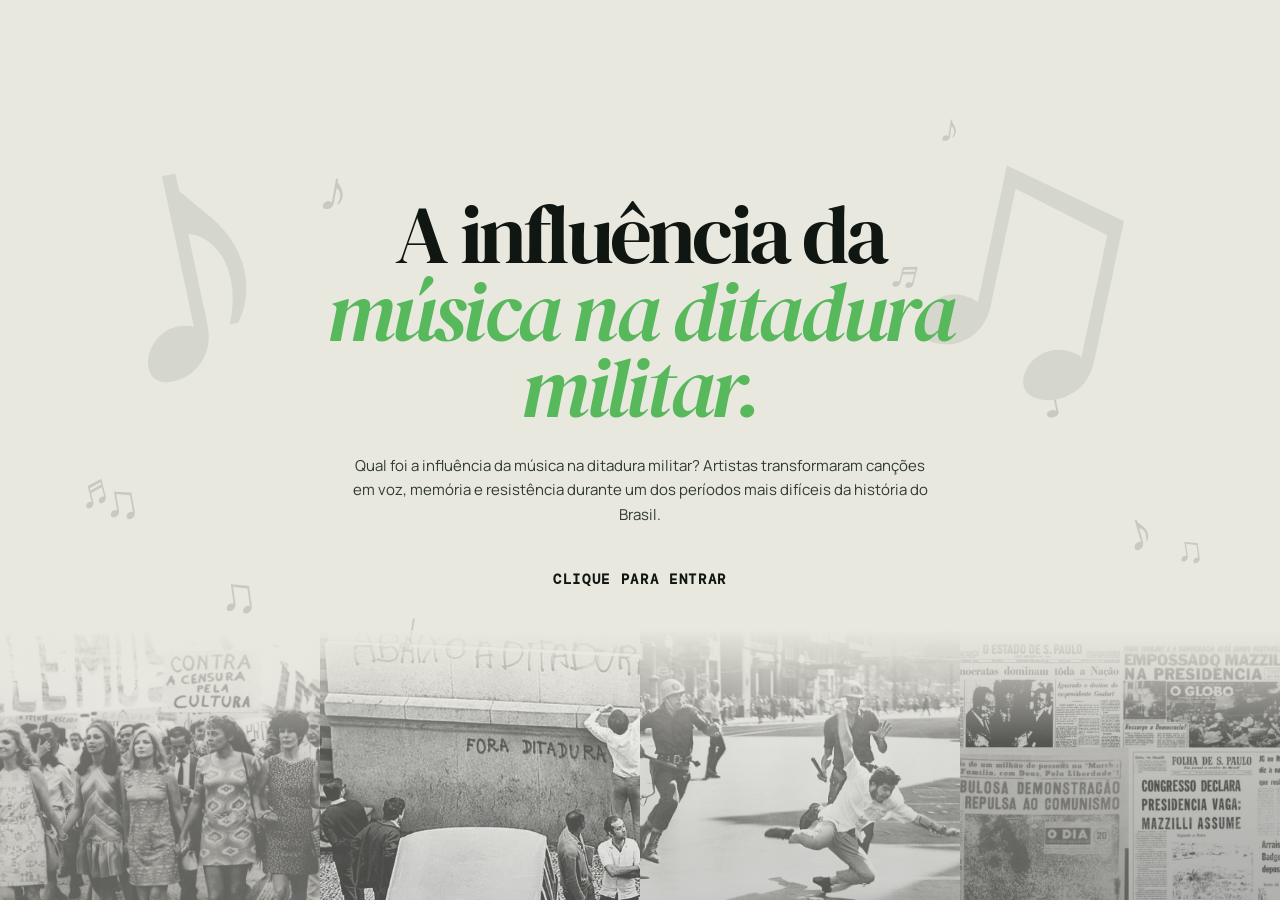
<file: index.html>
<!doctype html>
<html lang="pt-BR">
  <head>
    <meta charset="UTF-8" />
    <meta name="viewport" content="width=device-width, initial-scale=1.0" />
    <meta http-equiv="refresh" content="0; url=html/index.html" />
    <title>Vozes em resistência</title>
  </head>
  <body>
    <p>Redirecionando para o site...</p>
    <script>
      window.location.replace('html/index.html');
    </script>
  </body>
</html>
</file>
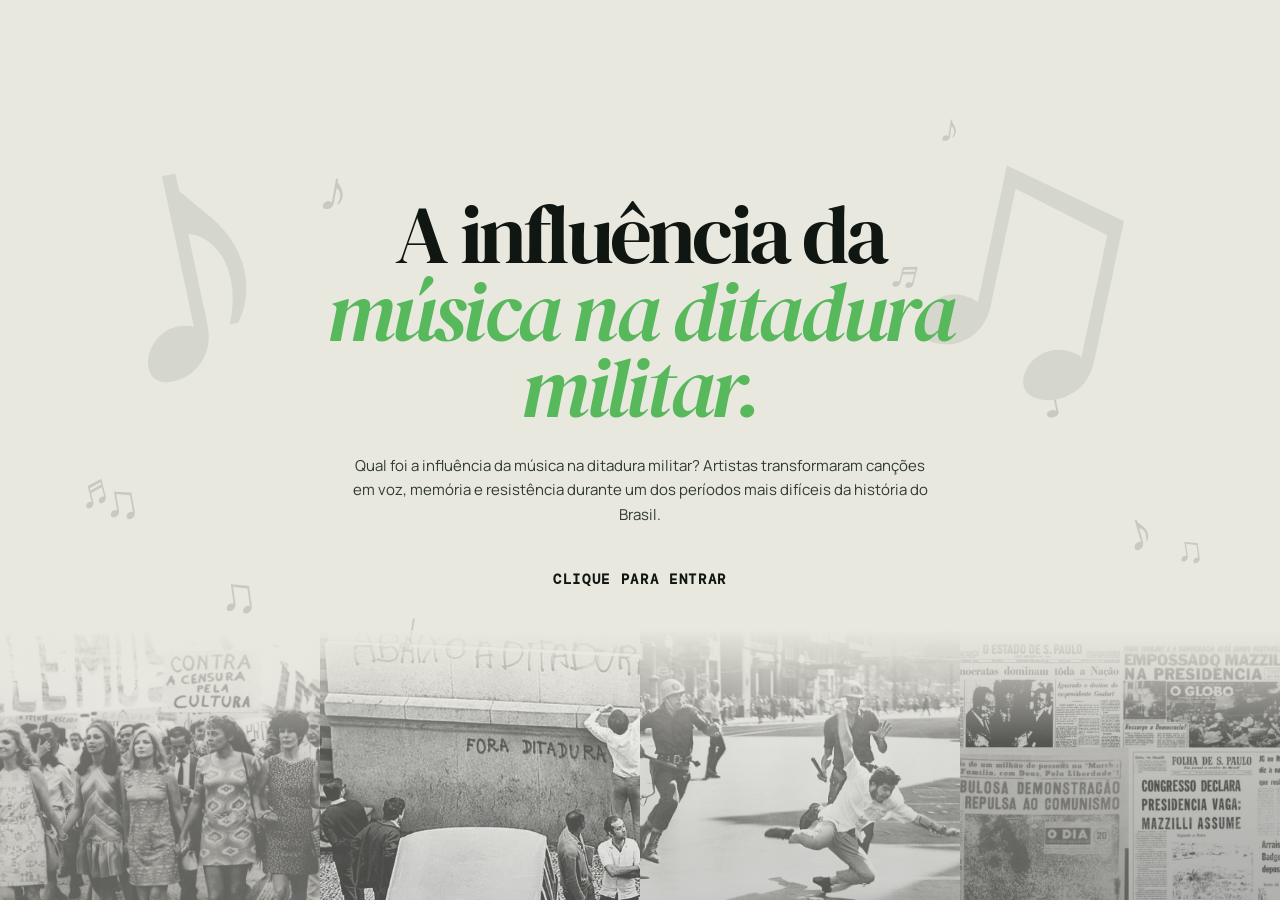
<file: html/index.html>
<!doctype html>
<html lang="pt-BR">
  <head>
    <meta charset="UTF-8" />
    <meta name="viewport" content="width=device-width, initial-scale=1.0" />
    <meta name="description" content="Arquivo musical da ditadura brasileira: vozes, canções e memórias." />
    <link rel="stylesheet" href="../css/style.css" />
    <title>Vozes em resistência | Arquivo musical</title>
  </head>
  <body>
    <main id="top">
      <a class="tela-inicial" href="selecao.html" aria-label="Entrar no arquivo musical">
        <span class="nota-pequena nota-pequena-1" aria-hidden="true">♪</span>
        <span class="nota-pequena nota-pequena-2" aria-hidden="true">♩</span>
        <span class="nota-pequena nota-pequena-3" aria-hidden="true">♫</span>
        <span class="nota-pequena nota-pequena-4" aria-hidden="true">♬</span>
        <span class="nota-pequena nota-pequena-5" aria-hidden="true">♪</span>
        <span class="nota-pequena nota-pequena-6" aria-hidden="true">♩</span>
        <span class="nota-pequena nota-pequena-7" aria-hidden="true">♫</span>
        <span class="nota-pequena nota-pequena-8" aria-hidden="true">♪</span>
        <span class="nota-pequena nota-pequena-9" aria-hidden="true">♬</span>
        <span class="nota-pequena nota-pequena-10" aria-hidden="true">♩</span>
        <span class="nota-pequena nota-pequena-11" aria-hidden="true">♫</span>
        <div class="capa-conteudo">
          <h1>A influência da<br><em>música na ditadura militar.</em></h1>
          <p class="intro-copy">Qual foi a influência da música na ditadura militar? Artistas transformaram canções em voz, memória e resistência durante um dos períodos mais difíceis da história do Brasil.</p>
          <span class="dica-entrada">Clique para entrar</span>
        </div>
        <div class="capa-galeria" aria-label="Imagens sobre a ditadura militar">
          <img src="../imagens/ditcapa/ditadura-01.jpg" alt="Registro histórico da ditadura militar" />
          <img src="../imagens/ditcapa/ditadura-02.jpg" alt="Manifestação durante a ditadura militar" />
          <img src="../imagens/ditcapa/ditadura-03.jpg" alt="Cena histórica do período da ditadura militar" />
          <img src="../imagens/ditcapa/ditadura-jornal.jpg" alt="Jornal sobre a ditadura militar" />
        </div>
      </a>
    </main>
    <script src="../js/main.js"></script>
  </body>
</html>
</file>
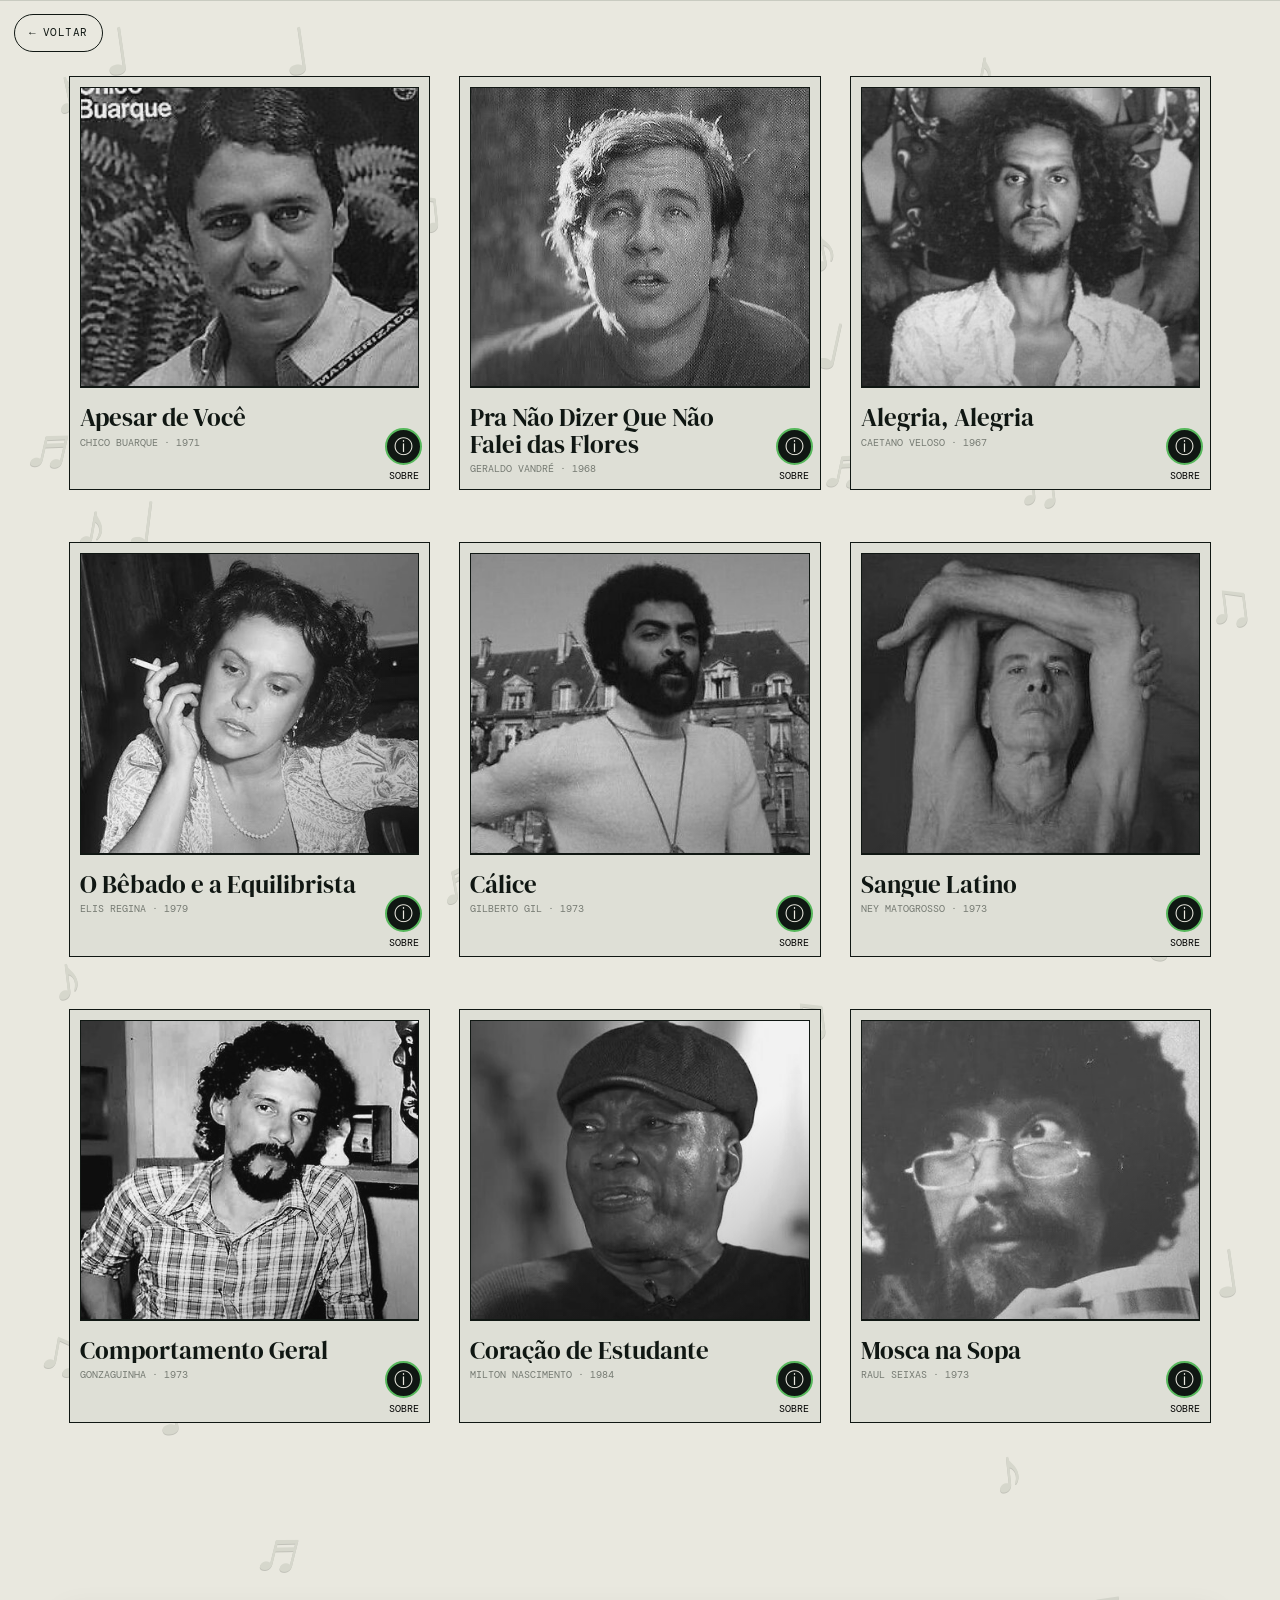
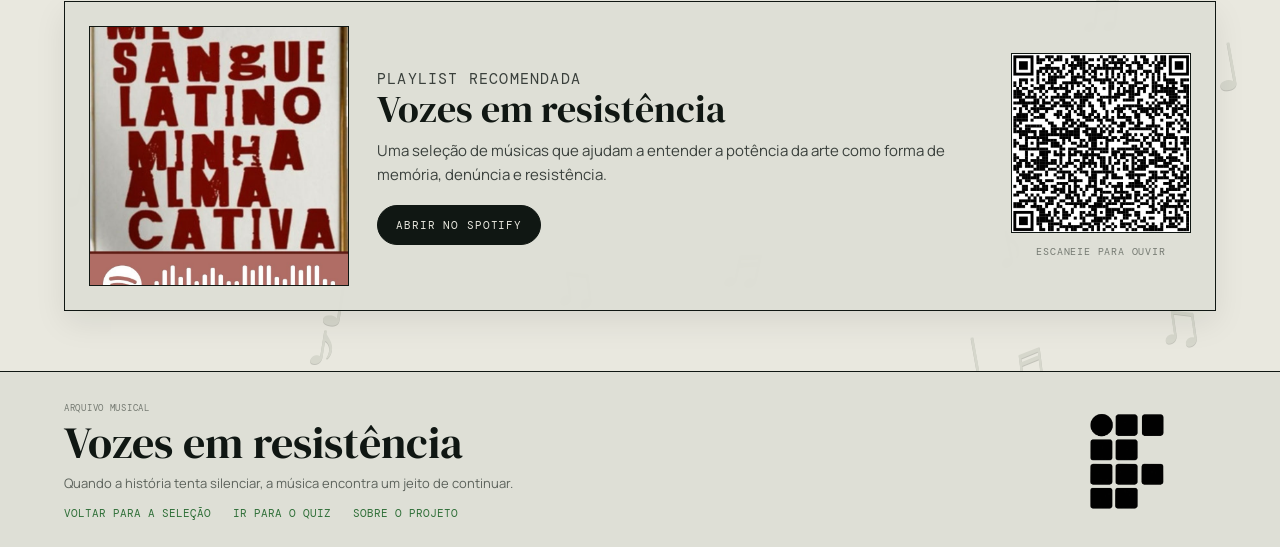
<file: html/musicas.html>
<!doctype html>
<html lang="pt-BR">
  <head>
    <meta charset="UTF-8" />
    <meta name="viewport" content="width=device-width, initial-scale=1.0" />
    <meta name="description" content="Acervo musical da ditadura brasileira: vozes, canções e memórias." />
    <link rel="stylesheet" href="../css/style.css" />
    <title>Músicas | Vozes em resistência</title>
  </head>
  <body class="pagina-musicas">
    <main id="top">
      <a class="voltar-capa voltar-link" href="selecao.html" aria-label="Voltar para a seleção" title="Voltar para a seleção"><span aria-hidden="true">←</span> Voltar</a>
      <span class="decoracao-musicas-pagina decoracao-musicas-pagina-1" aria-hidden="true">♪</span>
      <span class="decoracao-musicas-pagina decoracao-musicas-pagina-2" aria-hidden="true">♫</span>
      <span class="decoracao-musicas-pagina decoracao-musicas-pagina-3" aria-hidden="true">♩</span>
      <span class="decoracao-musicas-pagina decoracao-musicas-pagina-4" aria-hidden="true">♬</span>
      <span class="decoracao-musicas-pagina decoracao-musicas-pagina-5" aria-hidden="true">♪</span>
      <span class="decoracao-musicas-pagina decoracao-musicas-pagina-6" aria-hidden="true">♫</span>
      <span class="decoracao-musicas-pagina decoracao-musicas-pagina-7" aria-hidden="true">♩</span>
      <span class="decoracao-musicas-pagina decoracao-musicas-pagina-8" aria-hidden="true">♬</span>
      <span class="decoracao-musicas-pagina decoracao-musicas-pagina-9" aria-hidden="true">♪</span>
      <span class="decoracao-musicas-pagina decoracao-musicas-pagina-10" aria-hidden="true">♫</span>
      <span class="decoracao-musicas-pagina decoracao-musicas-pagina-11" aria-hidden="true">♩</span>
      <span class="decoracao-musicas-pagina decoracao-musicas-pagina-12" aria-hidden="true">♪</span>
      <span class="decoracao-musicas-pagina decoracao-musicas-pagina-13" aria-hidden="true">♬</span>
      <span class="decoracao-musicas-pagina decoracao-musicas-pagina-14" aria-hidden="true">♫</span>
      <span class="decoracao-musicas-pagina decoracao-musicas-pagina-15" aria-hidden="true">♪</span>
      <span class="decoracao-musicas-pagina decoracao-musicas-pagina-16" aria-hidden="true">♩</span>
      <span class="decoracao-musicas-pagina decoracao-musicas-pagina-17" aria-hidden="true">♫</span>
      <span class="decoracao-musicas-pagina decoracao-musicas-pagina-18" aria-hidden="true">♬</span>
      <span class="decoracao-musicas-pagina decoracao-musicas-pagina-19" aria-hidden="true">♪</span>
      <span class="decoracao-musicas-pagina decoracao-musicas-pagina-20" aria-hidden="true">♩</span>
      <span class="decoracao-musicas-pagina decoracao-musicas-pagina-21" aria-hidden="true">♫</span>
      <span class="decoracao-musicas-pagina decoracao-musicas-pagina-22" aria-hidden="true">♪</span>
      <span class="decoracao-musicas-pagina decoracao-musicas-pagina-23" aria-hidden="true">♬</span>
      <span class="decoracao-musicas-pagina decoracao-musicas-pagina-24" aria-hidden="true">♩</span>
      <span class="decoracao-musicas-pagina decoracao-musicas-pagina-25" aria-hidden="true">♫</span>
      <span class="decoracao-musicas-pagina decoracao-musicas-pagina-26" aria-hidden="true">♪</span>
      <span class="decoracao-musicas-pagina decoracao-musicas-pagina-27" aria-hidden="true">♩</span>
      <span class="decoracao-musicas-pagina decoracao-musicas-pagina-28" aria-hidden="true">♬</span>
      <span class="decoracao-musicas-pagina decoracao-musicas-pagina-29" aria-hidden="true">♫</span>
      <span class="decoracao-musicas-pagina decoracao-musicas-pagina-30" aria-hidden="true">♪</span>
      <span class="decoracao-musicas-pagina decoracao-musicas-pagina-31" aria-hidden="true">♩</span>
      <span class="decoracao-musicas-pagina decoracao-musicas-pagina-32" aria-hidden="true">♪</span>
      <span class="decoracao-musicas-pagina decoracao-musicas-pagina-33" aria-hidden="true">♫</span>
      <span class="decoracao-musicas-pagina decoracao-musicas-pagina-34" aria-hidden="true">♬</span>
      <span class="decoracao-musicas-pagina decoracao-musicas-pagina-35" aria-hidden="true">♪</span>
      <span class="decoracao-musicas-pagina decoracao-musicas-pagina-36" aria-hidden="true">♩</span>
      <span class="decoracao-musicas-pagina decoracao-musicas-pagina-37" aria-hidden="true">♫</span>
      <span class="decoracao-musicas-pagina decoracao-musicas-pagina-38" aria-hidden="true">♬</span>
      <span class="decoracao-musicas-pagina decoracao-musicas-pagina-39" aria-hidden="true">♪</span>
      <span class="decoracao-musicas-pagina decoracao-musicas-pagina-40" aria-hidden="true">♩</span>
      <span class="decoracao-musicas-pagina decoracao-musicas-pagina-41" aria-hidden="true">♫</span>
      <span class="decoracao-musicas-pagina decoracao-musicas-pagina-42" aria-hidden="true">♬</span>
      <span class="decoracao-musicas-pagina decoracao-musicas-pagina-43" aria-hidden="true">♪</span>
      <span class="decoracao-musicas-pagina decoracao-musicas-pagina-44" aria-hidden="true">♩</span>
      <span class="decoracao-musicas-pagina decoracao-musicas-pagina-45" aria-hidden="true">♫</span>
      <span class="decoracao-musicas-pagina decoracao-musicas-pagina-46" aria-hidden="true">♪</span>
      <span class="decoracao-musicas-pagina decoracao-musicas-pagina-47" aria-hidden="true">♬</span>
      <span class="decoracao-musicas-pagina decoracao-musicas-pagina-48" aria-hidden="true">♩</span>
      <span class="decoracao-musicas-pagina decoracao-musicas-pagina-49" aria-hidden="true">♫</span>
      <span class="decoracao-musicas-pagina decoracao-musicas-pagina-50" aria-hidden="true">♪</span>
      <span class="decoracao-musicas-pagina decoracao-musicas-pagina-51" aria-hidden="true">♩</span>
      <span class="decoracao-musicas-pagina decoracao-musicas-pagina-52" aria-hidden="true">♪</span>
      <span class="decoracao-musicas-pagina decoracao-musicas-pagina-53" aria-hidden="true">♫</span>
      <span class="decoracao-musicas-pagina decoracao-musicas-pagina-54" aria-hidden="true">♬</span>
      <span class="decoracao-musicas-pagina decoracao-musicas-pagina-55" aria-hidden="true">♪</span>
      <span class="decoracao-musicas-pagina decoracao-musicas-pagina-56" aria-hidden="true">♩</span>
      <span class="decoracao-musicas-pagina decoracao-musicas-pagina-57" aria-hidden="true">♫</span>
      <span class="decoracao-musicas-pagina decoracao-musicas-pagina-58" aria-hidden="true">♬</span>
      <span class="decoracao-musicas-pagina decoracao-musicas-pagina-59" aria-hidden="true">♪</span>
      <span class="decoracao-musicas-pagina decoracao-musicas-pagina-60" aria-hidden="true">♩</span>
      <span class="decoracao-musicas-pagina decoracao-musicas-pagina-61" aria-hidden="true">♫</span>
      <span class="decoracao-musicas-pagina decoracao-musicas-pagina-62" aria-hidden="true">♪</span>
      <section class="acervo-musical" id="acervo" aria-label="Acervo musical">
        <div class="grade-cartoes-musicais">
          <article class="cartao-musical" tabindex="0" data-audio="../audio/musicas/musica-chico-buarque-apesar-de-voce.mp3" data-song="Apesar de Você" data-artist="Chico Buarque" data-cover="../imagens/capa/capa-chico-buarque.jpg">
            <div class="imagem-artista"><img class="imagem-cinza" src="../imagens/desativado/artista-cinza-chico-buarque.jpg" alt="Chico Buarque em tons de cinza" loading="lazy"><img class="imagem-colorida" src="../imagens/ativo/artista-colorido-chico-buarque.jpg" alt="Chico Buarque colorido" loading="lazy"></div>
            <div class="informacoes-cartao"><div><h2>Apesar de Você</h2><p>Chico Buarque · 1971</p></div><div class="acao-descricao"><button class="botao-descricao" type="button" aria-label="Sobre o artista" title="Sobre" aria-expanded="false">ⓘ</button><span class="rotulo-descricao">Sobre</span></div></div>
            <p class="descricao-artista"><strong>Chico Buarque:</strong> Um dos maiores letristas e contadores de histórias da MPB, famoso por sua poesia sofisticada e crônicas do cotidiano, sempre com um olhar atento e crítico às questões sociais e humanas do Brasil.<br><strong>Apesar de Você:</strong> Lançada em 1970 com um ritmo animado e contagiante de samba, é uma resposta direta e afrontosa ao regime ditatorial. A letra foi construída com duplos sentidos para passar pela censura inicial.</p>
          </article>
          <article class="cartao-musical" tabindex="0" data-audio="../audio/musicas/musica-geraldo-vandre-pra-nao-dizer-que-nao-falei-das-flores.m4a" data-song="Pra Não Dizer Que Não Falei das Flores" data-artist="Geraldo Vandré" data-cover="../imagens/capa/capa-geraldo-vandre.jpg">
            <div class="imagem-artista"><img class="imagem-cinza" src="../imagens/desativado/artista-cinza-geraldo-vandre.jpg" alt="Geraldo Vandré em tons de cinza" loading="lazy"><img class="imagem-colorida" src="../imagens/ativo/artista-colorido-geraldo-vandre.jpg" alt="Geraldo Vandré colorido" loading="lazy"></div>
            <div class="informacoes-cartao"><div><h2>Pra Não Dizer Que Não Falei das Flores</h2><p>Geraldo Vandré · 1968</p></div><div class="acao-descricao"><button class="botao-descricao" type="button" aria-label="Sobre o artista" title="Sobre" aria-expanded="false">ⓘ</button><span class="rotulo-descricao">Sobre</span></div></div>
            <p class="descricao-artista"><strong>Geraldo Vandré:</strong> Compositor de forte viés político e figura central dos grandes festivais de música na televisão brasileira durante os anos 1960.<br><strong>Pra Não Dizer Que Não Falei das Flores:</strong> Também conhecida como "Caminhando", esta marcha de 1968 tornou-se um hino da resistência no Brasil.</p>
          </article>
          <article class="cartao-musical" tabindex="0" data-audio="../audio/musicas/musica-caetano-veloso-alegria-alegria.mp3" data-song="Alegria, Alegria" data-artist="Caetano Veloso" data-cover="../imagens/capa/capa-caetano-veloso.jpg">
            <div class="imagem-artista"><img class="imagem-cinza" src="../imagens/desativado/artista-cinza-caetano-veloso.jpg" alt="Caetano Veloso em tons de cinza" loading="lazy"><img class="imagem-colorida" src="../imagens/ativo/artista-colorido-caetano-veloso.jpeg" alt="Caetano Veloso colorido" loading="lazy"></div>
            <div class="informacoes-cartao"><div><h2>Alegria, Alegria</h2><p>Caetano Veloso · 1967</p></div><div class="acao-descricao"><button class="botao-descricao" type="button" aria-label="Sobre o artista" title="Sobre" aria-expanded="false">ⓘ</button><span class="rotulo-descricao">Sobre</span></div></div>
            <p class="descricao-artista"><strong>Caetano Veloso:</strong> Intelectual, provocador e um dos principais criadores da Tropicália, reconhecido por romper fronteiras estéticas e comportamentais.<br><strong>Alegria, Alegria:</strong> Apresentada no festival de 1967, introduziu guitarras elétricas na MPB e defendeu a liberdade por meio de imagens da cultura pop.</p>
          </article>
          <article class="cartao-musical" tabindex="0" data-audio="../audio/musicas/musica-elis-regina-o-bebado-e-a-equilibrista.m4a" data-song="O Bêbado e a Equilibrista" data-artist="Elis Regina" data-cover="../imagens/capa/capa-elis-regina.jpg">
            <div class="imagem-artista"><img class="imagem-cinza" src="../imagens/desativado/artista-cinza-elis-regina.jpg" alt="Elis Regina em tons de cinza" loading="lazy"><img class="imagem-colorida" src="../imagens/ativo/artista-colorido-elis-regina.jpg" alt="Elis Regina colorida" loading="lazy"></div>
            <div class="informacoes-cartao"><div><h2>O Bêbado e a Equilibrista</h2><p>Elis Regina · 1979</p></div><div class="acao-descricao"><button class="botao-descricao" type="button" aria-label="Sobre o artista" title="Sobre" aria-expanded="false">ⓘ</button><span class="rotulo-descricao">Sobre</span></div></div>
            <p class="descricao-artista"><strong>Elis Regina:</strong> Uma das maiores intérpretes vocais da história do país, reconhecida por sua técnica e expressividade dramática.<br><strong>O Bêbado e a Equilibrista:</strong> Imortalizada por Elis em 1979, tornou-se um hino da Anistia e homenageou os exilados políticos que retornavam ao Brasil.</p>
          </article>
          <article class="cartao-musical" tabindex="0" data-audio="../audio/musicas/musica-gilberto-gil-calice.m4a" data-song="Cálice" data-artist="Gilberto Gil" data-cover="../imagens/capa/capa-gilberto-gil.png">
            <div class="imagem-artista"><img class="imagem-cinza" src="../imagens/desativado/artista-cinza-gilberto-gil.jpg" alt="Gilberto Gil em tons de cinza" loading="lazy"><img class="imagem-colorida" src="../imagens/ativo/artista-colorido-gilberto-gil.jpg" alt="Gilberto Gil colorido" loading="lazy"></div>
            <div class="informacoes-cartao"><div><h2>Cálice</h2><p>Gilberto Gil · 1973</p></div><div class="acao-descricao"><button class="botao-descricao" type="button" aria-label="Sobre o artista" title="Sobre" aria-expanded="false">ⓘ</button><span class="rotulo-descricao">Sobre</span></div></div>
            <p class="descricao-artista"><strong>Gilberto Gil:</strong> Ícone tropicalista que funde ritmos nordestinos, rock, reggae e elementos globais.<br><strong>Cálice:</strong> Escrita em parceria com Chico Buarque, driblou os censores com o jogo fonético entre "cálice" e "cale-se", denunciando a censura.</p>
          </article>
          <article class="cartao-musical" tabindex="0" data-audio="../audio/musicas/musica-ney-matogrosso-sangue-latino.m4a" data-song="Sangue Latino" data-artist="Ney Matogrosso" data-cover="../imagens/capa/capa-ney-matogrosso.jpg">
            <div class="imagem-artista"><img class="imagem-cinza" src="../imagens/desativado/artista-cinza-ney-matogrosso.jpg" alt="Ney Matogrosso em tons de cinza" loading="lazy"><img class="imagem-colorida" src="../imagens/ativo/artista-colorido-ney-matogrosso.jpg" alt="Ney Matogrosso colorido" loading="lazy"></div>
            <div class="informacoes-cartao"><div><h2>Sangue Latino</h2><p>Ney Matogrosso · 1973</p></div><div class="acao-descricao"><button class="botao-descricao" type="button" aria-label="Sobre o artista" title="Sobre" aria-expanded="false">ⓘ</button><span class="rotulo-descricao">Sobre</span></div></div>
            <p class="descricao-artista"><strong>Ney Matogrosso:</strong> Performer revolucionário, dono de uma voz rara e de uma presença de palco teatral e provocativa.<br><strong>Sangue Latino:</strong> Lançada em 1973 pelo grupo Secos & Molhados, é um grito de resiliência sobre a identidade e as dificuldades da América Latina.</p>
          </article>
          <article class="cartao-musical" tabindex="0" data-audio="../audio/musicas/musica-gonzaguinha-comportamento-geral.m4a" data-song="Comportamento Geral" data-artist="Gonzaguinha" data-cover="../imagens/capa/capa-gonzaguinha.jpg">
            <div class="imagem-artista"><img class="imagem-cinza" src="../imagens/desativado/artista-cinza-gonzaguinha.jpg" alt="Gonzaguinha em tons de cinza" loading="lazy"><img class="imagem-colorida" src="../imagens/ativo/artista-colorido-gonzaguinha.jpg" alt="Gonzaguinha colorido" loading="lazy"></div>
            <div class="informacoes-cartao"><div><h2>Comportamento Geral</h2><p>Gonzaguinha · 1973</p></div><div class="acao-descricao"><button class="botao-descricao" type="button" aria-label="Sobre o artista" title="Sobre" aria-expanded="false">ⓘ</button><span class="rotulo-descricao">Sobre</span></div></div>
            <p class="descricao-artista"><strong>Gonzaguinha:</strong> Compositor intenso e autêntico, conhecido por letras que enfrentavam a realidade social.<br><strong>Comportamento Geral:</strong> Lançada em 1973, critica a docilidade, a submissão e o conformismo exigidos pelo autoritarismo.</p>
          </article>
          <article class="cartao-musical" tabindex="0" data-audio="../audio/musicas/musica-milton-nascimento-coracao-de-estudante.m4a" data-song="Coração de Estudante" data-artist="Milton Nascimento" data-cover="../imagens/capa/capa-milton-nascimento.jpg">
            <div class="imagem-artista"><img class="imagem-cinza" src="../imagens/desativado/artista-cinza-milton-nascimento.jpg" alt="Milton Nascimento em tons de cinza" loading="lazy"><img class="imagem-colorida" src="../imagens/ativo/artista-colorido-milton-nascimento.jpg" alt="Milton Nascimento colorido" loading="lazy"></div>
            <div class="informacoes-cartao"><div><h2>Coração de Estudante</h2><p>Milton Nascimento · 1984</p></div><div class="acao-descricao"><button class="botao-descricao" type="button" aria-label="Sobre o artista" title="Sobre" aria-expanded="false">ⓘ</button><span class="rotulo-descricao">Sobre</span></div></div>
            <p class="descricao-artista"><strong>Milton Nascimento:</strong> Pilar do Clube da Esquina, reconhecido por sua voz e harmonias complexas.<br><strong>Coração de Estudante:</strong> A canção embalou a transição para a democracia e as Diretas Já, simbolizando luto e esperança.</p>
          </article>
          <article class="cartao-musical" tabindex="0" data-audio="../audio/musicas/musica-raul-seixas-mosca-na-sopa.m4a" data-song="Mosca na Sopa" data-artist="Raul Seixas" data-cover="../imagens/capa/capa-raul-seixas.jpg">
            <div class="imagem-artista"><img class="imagem-cinza" src="../imagens/desativado/artista-cinza-raul-seixas.jpg" alt="Raul Seixas em tons de cinza" loading="lazy"><img class="imagem-colorida" src="../imagens/ativo/artista-colorido-raul-seixas.jpg" alt="Raul Seixas colorido" loading="lazy"></div>
            <div class="informacoes-cartao"><div><h2>Mosca na Sopa</h2><p>Raul Seixas · 1973</p></div><div class="acao-descricao"><button class="botao-descricao" type="button" aria-label="Sobre o artista" title="Sobre" aria-expanded="false">ⓘ</button><span class="rotulo-descricao">Sobre</span></div></div>
            <p class="descricao-artista"><strong>Raul Seixas:</strong> Conhecido como o pai do rock brasileiro, misturava rock, filosofia, misticismo e deboche.<br><strong>Mosca na Sopa:</strong> Usa a mosca como metáfora para o incômodo causado pela contracultura ao sistema conservador.</p>
          </article>
        </div>
      </section>

      <section class="playlist-spotify" aria-label="Playlist do Spotify">
        <div class="playlist-card">
          <div class="playlist-capa">
            <img src="../imagens/spotify/capa-playlist.jpeg" alt="Capa da playlist de músicas da resistência" />
          </div>

          <div class="playlist-info">
            <p class="playlist-overline">Playlist recomendada</p>
            <h3>Vozes em resistência</h3>
            <p>Uma seleção de músicas que ajudam a entender a potência da arte como forma de memória, denúncia e resistência.</p>
            <a class="botao-playlist" href="https://open.spotify.com/playlist/4Lgp8tD0T5lbDNceNorL7b?si=o2QrJxcKRQu9AB84L6yF0w&utm_source=whatsapp&pi=WKL-LS56REKsi" target="_blank" rel="noreferrer">Abrir no Spotify</a>
          </div>

          <div class="playlist-qr">
            <img src="../imagens/spotify/qr-code-playlist.png" alt="QR code da playlist do Spotify" />
            <span>Escaneie para ouvir</span>
          </div>
        </div>
      </section>
    </main>
    <footer class="rodape-site" aria-label="Rodapé">
      <div class="rodape-conteudo"><div class="rodape-mensagem"><p class="rodape-overline">Arquivo musical</p><h2>Vozes em resistência</h2><p class="rodape-frase">Quando a história tenta silenciar, a música encontra um jeito de continuar.</p><div class="links-rodape"><a class="link-capa" href="selecao.html">Voltar para a seleção</a><a class="link-acervo" href="quiz.html">Ir para o quiz</a><a class="link-acervo" href="sobre.html">Sobre o projeto</a></div></div><div class="rodape-marca"><img src="../imagens/roda pe/logo-ifc.png" alt="Logo do IFC"></div></div>
    </footer>
    <footer class="player-audio" aria-live="polite"><div class="arte-player">♪</div><div class="musica-atual"><small>TOCANDO AGORA</small><strong id="nome-musica">Escolha uma voz para começar</strong><span id="nome-artista">O áudio aparecerá aqui</span></div><div class="acoes-player"><button class="botao-player botao-fechar" id="botao-fechar" type="button" aria-label="Fechar player" title="Fechar player">×</button><button class="botao-player botao-pausar" id="botao-pausar" type="button" aria-label="Pausar música" title="Pausar música">■</button></div><div class="player-controles"><div class="progress" role="slider" aria-label="Progresso da música" aria-valuemin="0" aria-valuemax="100" aria-valuenow="0" tabindex="0"><span></span></div><div class="controles-volume" aria-label="Volume do áudio"><button class="volume-btn" type="button" data-volume-action="down" aria-label="Diminuir volume">−</button><input class="volume-slider" type="range" min="0" max="100" value="80" aria-label="Volume do áudio"><button class="volume-btn" type="button" data-volume-action="up" aria-label="Aumentar volume">+</button></div></div></footer>
    <script src="../js/main.js"></script>
  </body>
</html>
</file>
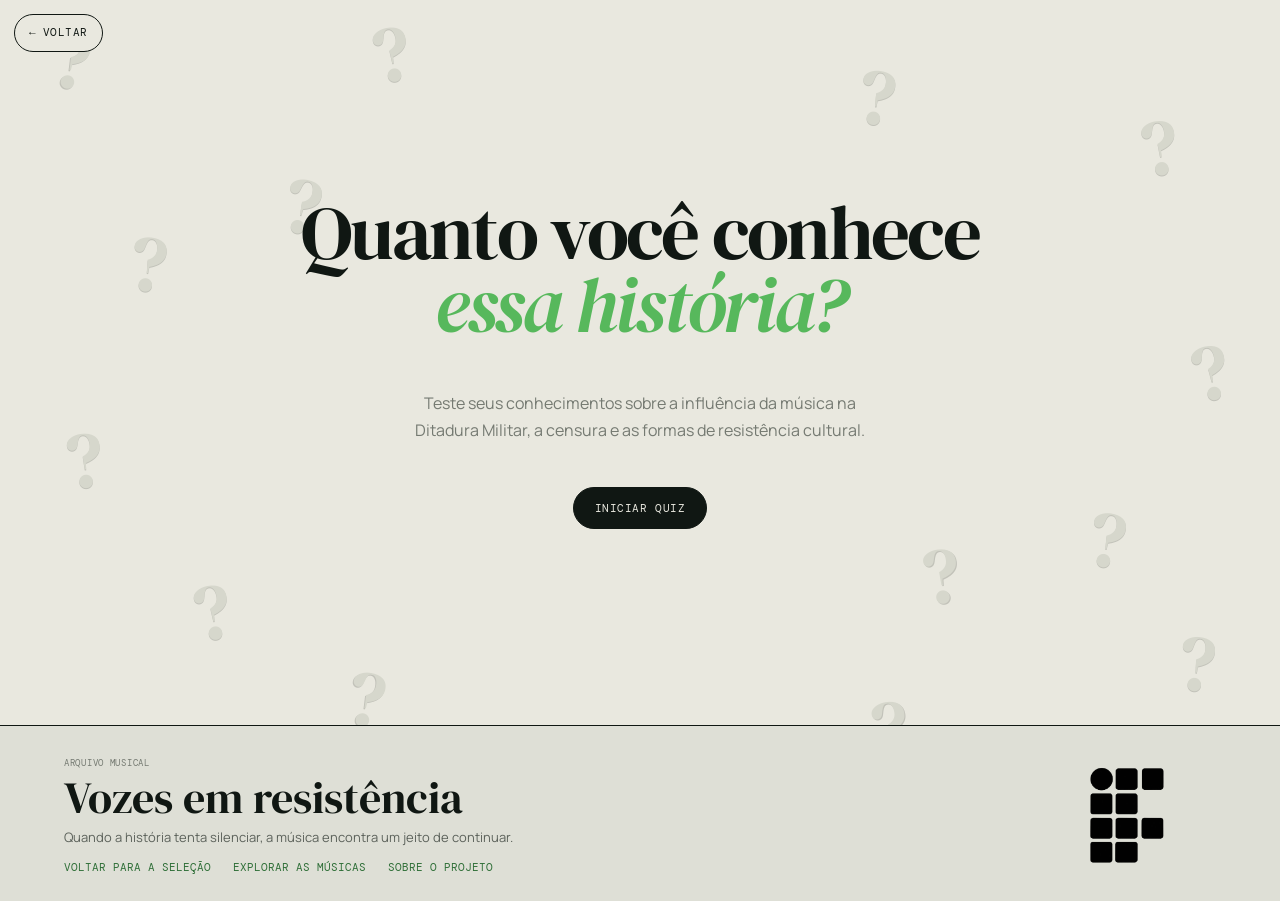
<file: html/quiz.html>
<!doctype html>
<html lang="pt-BR">
  <head>
    <meta charset="UTF-8" />
    <meta name="viewport" content="width=device-width, initial-scale=1.0" />
    <meta name="description" content="Quiz sobre a influência da música na ditadura militar." />
    <link rel="stylesheet" href="../css/style.css" />
    <title>Quiz | Vozes em resistência</title>
  </head>
  <body class="pagina-quiz">
    <main id="top">
      <a class="voltar-capa voltar-link" href="selecao.html" aria-label="Voltar para a seleção" title="Voltar para a seleção"><span aria-hidden="true">←</span> Voltar</a>
      <span class="decoracao-quiz-pagina decoracao-quiz-pagina-1" aria-hidden="true">?</span>
      <span class="decoracao-quiz-pagina decoracao-quiz-pagina-2" aria-hidden="true">?</span>
      <span class="decoracao-quiz-pagina decoracao-quiz-pagina-3" aria-hidden="true">?</span>
      <span class="decoracao-quiz-pagina decoracao-quiz-pagina-4" aria-hidden="true">?</span>
      <span class="decoracao-quiz-pagina decoracao-quiz-pagina-5" aria-hidden="true">?</span>
      <span class="decoracao-quiz-pagina decoracao-quiz-pagina-6" aria-hidden="true">?</span>
      <span class="decoracao-quiz-pagina decoracao-quiz-pagina-7" aria-hidden="true">?</span>
      <span class="decoracao-quiz-pagina decoracao-quiz-pagina-8" aria-hidden="true">?</span>
      <span class="decoracao-quiz-pagina decoracao-quiz-pagina-9" aria-hidden="true">?</span>
      <span class="decoracao-quiz-pagina decoracao-quiz-pagina-10" aria-hidden="true">?</span>
      <span class="decoracao-quiz-pagina decoracao-quiz-pagina-11" aria-hidden="true">?</span>
      <span class="decoracao-quiz-pagina decoracao-quiz-pagina-12" aria-hidden="true">?</span>
      <span class="decoracao-quiz-pagina decoracao-quiz-pagina-13" aria-hidden="true">?</span>
      <span class="decoracao-quiz-pagina decoracao-quiz-pagina-14" aria-hidden="true">?</span>
      <section class="area-quiz" aria-label="Quiz sobre a ditadura militar">
        <div class="quiz-apresentacao" id="quiz-apresentacao">
          <h1>Quanto você conhece<br><em>essa história?</em></h1>
          <p class="quiz-em-breve">Teste seus conhecimentos sobre a influência da música na Ditadura Militar, a censura e as formas de resistência cultural.</p>
          <button class="botao-iniciar-quiz" id="iniciar-quiz" type="button">Iniciar quiz</button>
        </div>
        <div class="quiz-jogo" id="quiz-jogo" hidden>
          <div class="quiz-cabecalho"><span id="quiz-progresso">Pergunta 1 de 10</span><span id="quiz-pontuacao">0 acertos</span></div>
          <h2 id="quiz-pergunta"></h2>
          <div class="quiz-respostas" id="quiz-respostas"></div>
          <p class="quiz-feedback" id="quiz-feedback" aria-live="polite"></p>
          <button class="botao-proxima-quiz" id="proxima-quiz" type="button" hidden>Próxima pergunta</button>
        </div>
        <div class="quiz-resultado" id="quiz-resultado" hidden>
          <h2 id="quiz-resultado-titulo"></h2>
          <p id="quiz-resultado-texto"></p>
          <button class="botao-iniciar-quiz" id="reiniciar-quiz" type="button">Refazer quiz</button>
          <a class="botao-iniciar-quiz link-resultado" href="selecao.html">Voltar para seleção</a>
        </div>
      </section>
    </main>
    <footer class="rodape-site" aria-label="Rodapé">
      <div class="rodape-conteudo"><div class="rodape-mensagem"><p class="rodape-overline">Arquivo musical</p><h2>Vozes em resistência</h2><p class="rodape-frase">Quando a história tenta silenciar, a música encontra um jeito de continuar.</p><div class="links-rodape"><a class="link-capa" href="selecao.html">Voltar para a seleção</a><a class="link-acervo" href="musicas.html">Explorar as músicas</a><a class="link-acervo" href="sobre.html">Sobre o projeto</a></div></div><div class="rodape-marca"><img src="../imagens/roda pe/logo-ifc.png" alt="Logo do IFC"></div></div>
    </footer>
    <script src="../js/quiz-data.js"></script>
    <script src="../js/main.js"></script>
  </body>
</html>
</file>
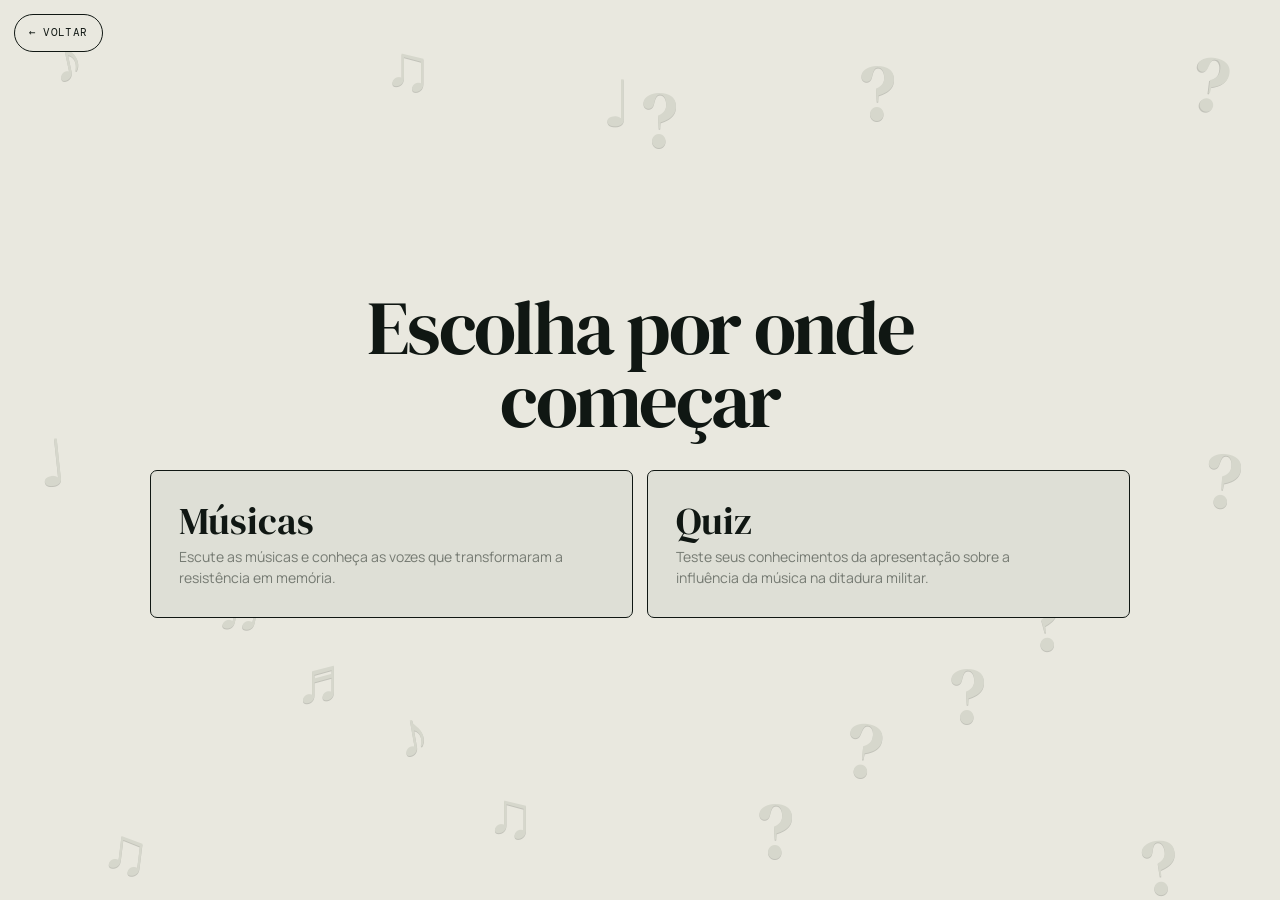
<file: html/selecao.html>
<!doctype html>
<html lang="pt-BR">
  <head>
    <meta charset="UTF-8" />
    <meta name="viewport" content="width=device-width, initial-scale=1.0" />
    <meta name="description" content="Escolha entre músicas e quiz sobre a ditadura militar." />
    <link rel="stylesheet" href="../css/style.css" />
    <title>Escolha uma área | Vozes em resistência</title>
  </head>
  <body class="pagina-selecao">
    <main id="top">
      <a class="voltar-capa voltar-link" href="index.html" aria-label="Voltar para a capa" title="Voltar para a capa"><span aria-hidden="true">←</span> Voltar</a>
      <section class="menu-selecao" aria-label="Escolha uma área">
        <h1>Escolha por onde começar</h1>
        <div class="grade-opcoes">
          <span class="decoracao-escolhas decoracao-musicas decoracao-musicas-1" aria-hidden="true">♪</span>
          <span class="decoracao-escolhas decoracao-musicas decoracao-musicas-2" aria-hidden="true">♫</span>
          <span class="decoracao-escolhas decoracao-musicas decoracao-musicas-3" aria-hidden="true">♩</span>
          <span class="decoracao-escolhas decoracao-musicas decoracao-musicas-4" aria-hidden="true">♬</span>
          <span class="decoracao-escolhas decoracao-musicas decoracao-musicas-5" aria-hidden="true">♪</span>
          <span class="decoracao-escolhas decoracao-musicas decoracao-musicas-6" aria-hidden="true">♫</span>
          <span class="decoracao-escolhas decoracao-quiz decoracao-quiz-2" aria-hidden="true">?</span>
          <span class="decoracao-escolhas decoracao-quiz decoracao-quiz-1" aria-hidden="true">?</span>
          <span class="decoracao-escolhas decoracao-quiz decoracao-quiz-3" aria-hidden="true">?</span>
          <span class="decoracao-escolhas decoracao-quiz decoracao-quiz-4" aria-hidden="true">?</span>
          <span class="decoracao-escolhas decoracao-quiz decoracao-quiz-5" aria-hidden="true">?</span>
          <span class="decoracao-escolhas decoracao-quiz decoracao-quiz-6" aria-hidden="true">?</span>
          <span class="decoracao-escolhas decoracao-musicas decoracao-musicas-8" aria-hidden="true">♪</span>
          <span class="decoracao-escolhas decoracao-musicas decoracao-musicas-9" aria-hidden="true">♬</span>
          <span class="decoracao-escolhas decoracao-musicas decoracao-musicas-10" aria-hidden="true">♫</span>
          <span class="decoracao-escolhas decoracao-musicas decoracao-musicas-7" aria-hidden="true">♩</span>
          <span class="decoracao-escolhas decoracao-quiz decoracao-quiz-8" aria-hidden="true">?</span>
          <span class="decoracao-escolhas decoracao-quiz decoracao-quiz-9" aria-hidden="true">?</span>
          <span class="decoracao-escolhas decoracao-quiz decoracao-quiz-10" aria-hidden="true">?</span>
          <span class="decoracao-escolhas decoracao-quiz decoracao-quiz-7" aria-hidden="true">?</span>
          <a class="botao-opcao" href="musicas.html" aria-label="Abrir área de músicas">
            <span class="nome-opcao">Músicas</span>
            <span class="descricao-opcao">Escute as músicas e conheça as vozes que transformaram a resistência em memória.</span>
          </a>
          <a class="botao-opcao" href="quiz.html" aria-label="Abrir área de quiz">
            <span class="nome-opcao">Quiz</span>
            <span class="descricao-opcao">Teste seus conhecimentos da apresentação sobre a influência da música na ditadura militar.</span>
          </a>
        </div>
      </section>
    </main>
    <script src="../js/main.js"></script>
  </body>
</html>
</file>
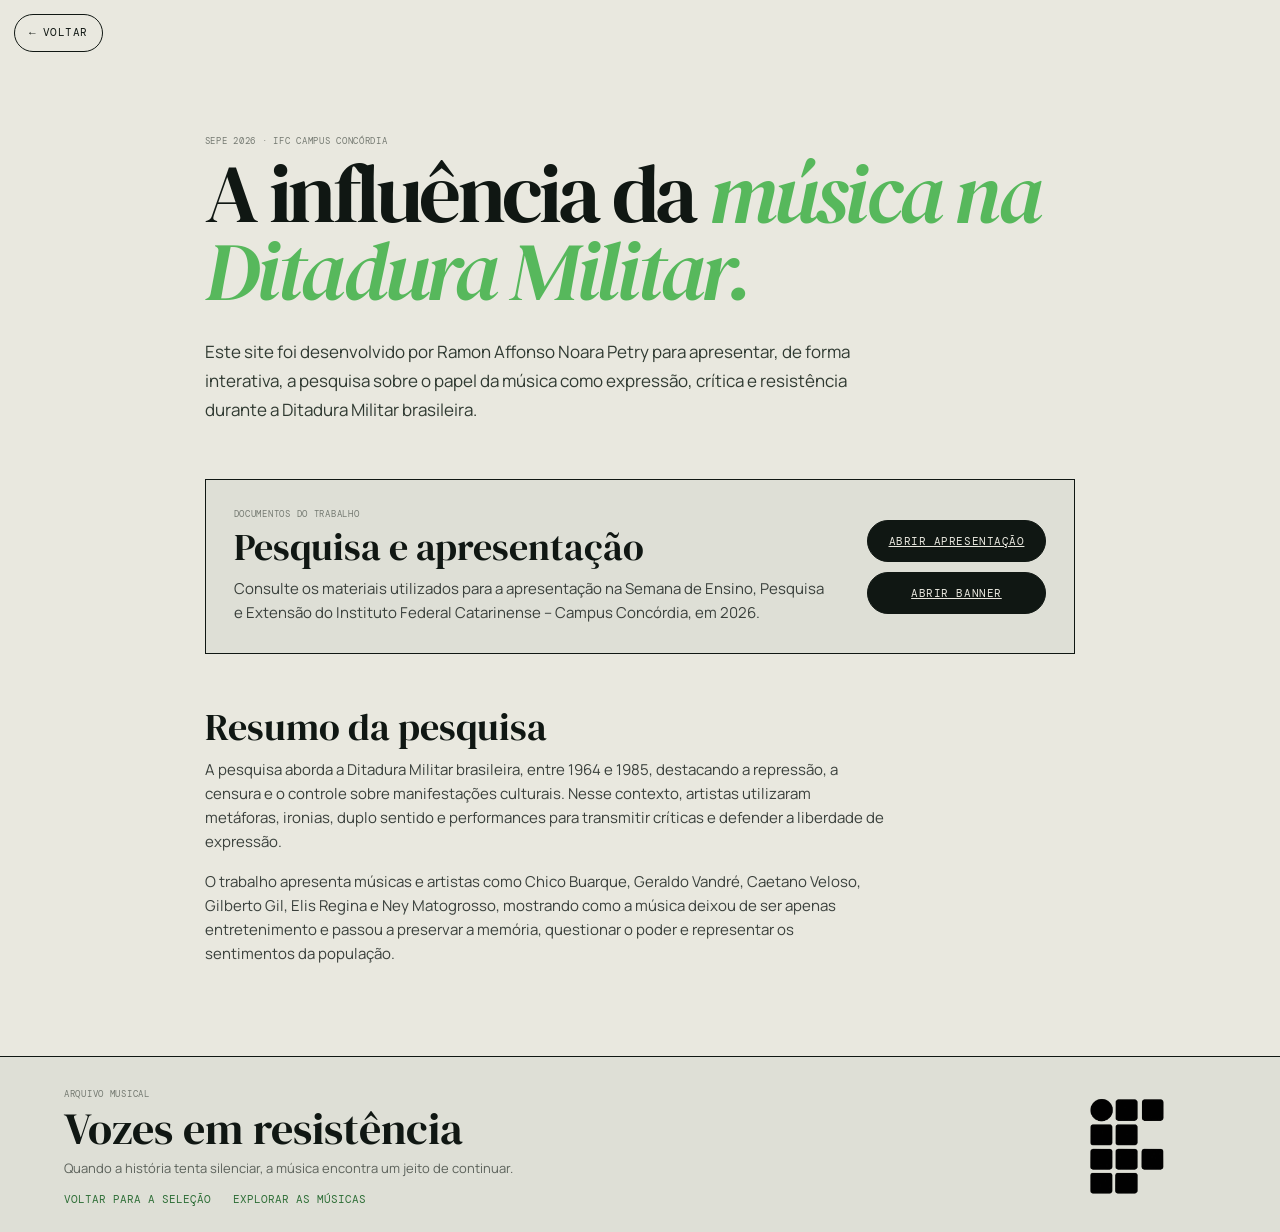
<file: html/sobre.html>
<!doctype html>
<html lang="pt-BR">
  <head>
    <meta charset="UTF-8" />
    <meta name="viewport" content="width=device-width, initial-scale=1.0" />
    <meta name="description" content="Sobre o projeto A influência da música na Ditadura Militar." />
    <link rel="stylesheet" href="../css/style.css" />
    <title>Sobre o projeto | A influência da música na Ditadura Militar</title>
  </head>
  <body class="pagina-sobre">
    <main id="top">
      <a class="voltar-capa voltar-link" href="selecao.html" aria-label="Voltar para a seleção" title="Voltar para a seleção"><span aria-hidden="true">←</span> Voltar</a>
      <section class="sobre-projeto" aria-label="Sobre o projeto">
        <p class="rodape-overline">SEPE 2026 · IFC Campus Concórdia</p>
        <h1>A influência da <em>música na Ditadura Militar.</em></h1>
        <p class="sobre-introducao">Este site foi desenvolvido por Ramon Affonso Noara Petry para apresentar, de forma interativa, a pesquisa sobre o papel da música como expressão, crítica e resistência durante a Ditadura Militar brasileira.</p>

        <div class="sobre-documentos">
          <div>
            <p class="rodape-overline">Documentos do trabalho</p>
            <h2>Pesquisa e apresentação</h2>
            <p>Consulte os materiais utilizados para a apresentação na Semana de Ensino, Pesquisa e Extensão do Instituto Federal Catarinense – Campus Concórdia, em 2026.</p>
          </div>
          <div class="sobre-links-documentos">
            <a class="botao-iniciar-quiz" href="../documentos/apresentacao-sepe.pdf" target="_blank" rel="noopener">Abrir apresentação</a>
            <a class="botao-iniciar-quiz" href="../documentos/banner-sepe-2026.pdf" target="_blank" rel="noopener">Abrir banner</a>
          </div>
        </div>

        <div class="sobre-resumo">
          <h2>Resumo da pesquisa</h2>
          <p>A pesquisa aborda a Ditadura Militar brasileira, entre 1964 e 1985, destacando a repressão, a censura e o controle sobre manifestações culturais. Nesse contexto, artistas utilizaram metáforas, ironias, duplo sentido e performances para transmitir críticas e defender a liberdade de expressão.</p>
          <p>O trabalho apresenta músicas e artistas como Chico Buarque, Geraldo Vandré, Caetano Veloso, Gilberto Gil, Elis Regina e Ney Matogrosso, mostrando como a música deixou de ser apenas entretenimento e passou a preservar a memória, questionar o poder e representar os sentimentos da população.</p>
        </div>
      </section>
    </main>
    <footer class="rodape-site" aria-label="Rodapé">
      <div class="rodape-conteudo"><div class="rodape-mensagem"><p class="rodape-overline">Arquivo musical</p><h2>Vozes em resistência</h2><p class="rodape-frase">Quando a história tenta silenciar, a música encontra um jeito de continuar.</p><div class="links-rodape"><a class="link-capa" href="selecao.html">Voltar para a seleção</a><a class="link-acervo" href="musicas.html">Explorar as músicas</a></div></div><div class="rodape-marca"><img src="../imagens/roda pe/logo-ifc.png" alt="Logo do IFC"></div></div>
    </footer>
    <script src="../js/main.js"></script>
  </body>
</html>
</file>
<file: css/style.css>
@import url('https://fonts.googleapis.com/css2?family=DM+Mono:wght@400;500&family=DM+Serif+Display:ital@0;1&family=Manrope:wght@400;500;600;700&display=swap');

:root {
  --ink: #101713;
  --paper: #e9e8df;
  --muted: #757a72;
  --green: #57b85c;
  --line: #c9cbc1;
  --serif: 'DM Serif Display', Georgia, serif;
  --sans: 'Manrope', sans-serif;
  --mono: 'DM Mono', monospace;
  color: var(--ink);
  background: var(--paper);
  font-family: var(--sans);
  -webkit-font-smoothing: antialiased;
}

* { box-sizing: border-box; }
html { scroll-behavior: smooth; overflow-x: hidden; }
body { margin: 0; background: var(--paper); overflow-x: hidden; overflow-y: auto; }
body.pagina-selecao { overflow: hidden; }
body { animation: pagina-entrando .75s cubic-bezier(.2, .7, .2, 1); }
body.pagina-saindo { opacity: 0; transform: translateY(-18px); transition: opacity .52s ease, transform .52s cubic-bezier(.76, 0, .24, 1); }
img { display: block; max-width: 100%; }
button { cursor: pointer; font: inherit; color: inherit; }
main { max-width: 1370px; margin: auto; }

@keyframes pagina-entrando {
  from { opacity: 0; transform: translateY(18px); }
  to { opacity: 1; transform: translateY(0); }
}

.tela-inicial {
  position: fixed;
  z-index: 10;
  inset: 0;
  display: flex;
  flex-direction: column;
  align-items: center;
  justify-content: center;
  min-height: 100svh;
  padding: 90px 22px 80px;
  overflow: hidden;
  background: var(--paper);
  cursor: pointer;
  text-align: center;
  transition: transform .75s cubic-bezier(.76, 0, .24, 1), opacity .5s;
  color: var(--ink);
  text-decoration: none;
}

.tela-inicial.capa-saindo { opacity: 0; pointer-events: none; transform: translateY(-100%); }

.capa-conteudo { position: relative; z-index: 1; width: min(100%, 820px); transform: translateY(-7vh); }
.capa-galeria { position: absolute; z-index: 0; right: 0; bottom: 0; left: 0; display: grid; grid-template-columns: repeat(4, minmax(0, 1fr)); height: min(30vh, 270px); opacity: .72; pointer-events: none; }
.capa-galeria::after { position: absolute; inset: 0; background: linear-gradient(180deg, var(--paper) 0%, rgba(233, 232, 223, .08) 42%, rgba(16, 23, 19, .12) 100%); content: ''; }
.capa-galeria img { width: 100%; height: 100%; object-fit: cover; filter: grayscale(.8) contrast(.92); }

.tela-inicial::before {
  position: absolute;
  top: 68px;
  left: 7%;
  color: #d6d7cc;
  content: '♪';
  font: 370px/1 var(--serif);
  transform: rotate(-12deg);
  pointer-events: none;
}

.tela-inicial::after {
  content: '♫';
  position: absolute;
  top: 68px;
  right: 9%;
  color: #d6d7cc;
  font: 370px/1 var(--serif);
  transform: rotate(12deg);
  pointer-events: none;
}

.nota-pequena { position: absolute; z-index: 0; color: #c8cabf; font: 58px/1 var(--serif); pointer-events: none; }
.nota-pequena-1 { top: 18%; left: 25%; transform: rotate(10deg); }
.nota-pequena-2 { top: 42%; right: 17%; font-size: 46px; transform: rotate(-12deg); }
.nota-pequena-3 { bottom: 31%; left: 17%; font-size: 52px; transform: rotate(-8deg); }
.nota-pequena-4 { top: 28%; right: 28%; font-size: 42px; transform: rotate(14deg); }
.nota-pequena-5 { bottom: 38%; right: 10%; font-size: 54px; transform: rotate(-16deg); }
.nota-pequena-6 { bottom: 27%; left: 31%; font-size: 44px; transform: rotate(9deg); }
.nota-pequena-7 { top: 53%; left: 8%; font-size: 50px; transform: rotate(-10deg); }
.nota-pequena-8 { top: 12%; right: 25%; font-size: 40px; transform: rotate(8deg); }
.nota-pequena-9 { bottom: 43%; left: 6%; font-size: 44px; transform: rotate(-14deg); }
.nota-pequena-10 { bottom: 20%; right: 27%; font-size: 48px; transform: rotate(12deg); }
.nota-pequena-11 { top: 59%; right: 6%; font-size: 38px; transform: rotate(-8deg); }

h1 {
  position: relative;
  z-index: 1;
  max-width: 820px;
  margin: 0 0 28px;
  color: #101713;
  font: 400 clamp(48px, 6.5vw, 92px)/.92 var(--serif);
  letter-spacing: -.045em;
}

em { color: var(--green); font-style: italic; }

.intro-copy {
  position: relative;
  z-index: 1;
  max-width: 590px;
  margin: 0 auto 42px;
  color: #303a32;
  font-size: 15px;
  line-height: 1.65;
}

.dica-entrada {
  position: relative;
  z-index: 1;
  display: block;
  width: 100%;
  color: #101713;
  font: 700 14px var(--mono);
  letter-spacing: .12em;
  text-align: center;
  text-transform: uppercase;
}

.acervo-musical {
  padding: 75px 5vw 190px;
  border-top: 1px solid var(--line);
  opacity: 0;
  visibility: hidden;
  pointer-events: none;
  transform: translateY(24px);
  transition: opacity .7s .2s, transform .7s .2s;
}

.menu-selecao,
.area-quiz {
  min-height: 100svh;
  padding: 13vh 7vw 12vh;
  opacity: 0;
  visibility: hidden;
  pointer-events: none;
  transform: translateY(24px);
  transition: opacity .7s .2s, transform .7s .2s;
}

.menu-selecao { position: relative; display: flex; flex-direction: column; justify-content: center; }
.menu-selecao h2,
.area-quiz h2,
.menu-selecao h1,
.area-quiz h1 { max-width: 760px; margin: 0 0 34px; font: 400 clamp(42px, 6vw, 78px)/.94 var(--serif); letter-spacing: -.035em; }
.grade-opcoes { display: grid; grid-template-columns: repeat(2, minmax(0, 1fr)); gap: 14px; max-width: 980px; }
.botao-opcao { position: relative; z-index: 2; display: flex; min-height: 148px; flex-direction: column; align-items: flex-start; justify-content: center; padding: 28px 58px 24px 28px; border: 1px solid var(--ink); border-radius: 7px; background: #dedfd6; color: var(--ink); text-align: left; text-decoration: none; transition: color .3s, background .3s, transform .3s; appearance: none; }
.botao-opcao:hover, .botao-opcao:focus-visible { color: var(--paper); background: var(--ink); transform: translateY(-4px); }
.botao-opcao:focus-visible { outline: 3px solid var(--green); outline-offset: 5px; }
.decoracao-escolhas { position: absolute; z-index: 1; color: #d6d7cc; font: 400 64px/1 var(--serif); text-shadow: 0 1px 0 rgba(16, 23, 19, .18); pointer-events: none; }
.decoracao-musicas { left: 4%; }
.decoracao-quiz { right: 4%; font-size: 78px; }
.decoracao-musicas-1 { top: 3%; transform: rotate(-12deg); }
.decoracao-musicas-2 { top: 4%; left: 30%; }
.decoracao-musicas-3 { top: 48%; left: 3%; }
.decoracao-musicas-4 { top: 64%; left: 17%; }
.decoracao-musicas-5 { top: 78%; left: 31%; }
.decoracao-musicas-6 { top: 91%; left: 8%; }
.decoracao-musicas-7 { top: 8%; left: 47%; }
.decoracao-quiz-1 { top: 5%; right: 4%; transform: rotate(10deg); }
.decoracao-quiz-2 { top: 6%; right: 30%; }
.decoracao-quiz-3 { top: 49%; right: 3%; }
.decoracao-quiz-4 { top: 65%; right: 17%; }
.decoracao-quiz-5 { top: 79%; right: 31%; }
.decoracao-quiz-6 { top: 92%; right: 8%; }
.decoracao-quiz-7 { top: 9%; right: 47%; }
.decoracao-musicas-8 { top: 53%; left: 42%; }
.decoracao-musicas-9 { top: 72%; left: 23%; }
.decoracao-musicas-10 { top: 87%; left: 38%; }
.decoracao-quiz-8 { top: 54%; right: 42%; }
.decoracao-quiz-9 { top: 73%; right: 23%; }
.decoracao-quiz-10 { top: 88%; right: 38%; }
.decoracao-musicas-3 { transform: rotate(-6deg); }
.decoracao-musicas-4 { transform: rotate(12deg); }
.decoracao-musicas-5 { transform: rotate(-10deg); }
.decoracao-musicas-6 { transform: rotate(7deg); }
.decoracao-quiz-3 { transform: rotate(6deg); }
.decoracao-quiz-4 { transform: rotate(-12deg); }
.decoracao-quiz-5 { transform: rotate(8deg); }
.decoracao-quiz-6 { transform: rotate(-6deg); }
.nome-opcao { margin-bottom: 7px; font: 400 clamp(28px, 3vw, 42px)/.95 var(--serif); }
.descricao-opcao { max-width: 470px; color: var(--muted); font-size: 14px; line-height: 1.5; }
.botao-opcao:hover .descricao-opcao, .botao-opcao:focus-visible .descricao-opcao { color: #b6beb4; }
.area-quiz { padding-top: 19vh; }
.quiz-em-breve { max-width: 470px; color: var(--muted); font-size: 16px; line-height: 1.65; }
.botao-iniciar-quiz,
.botao-proxima-quiz { margin-top: 28px; padding: 13px 21px; border: 1px solid var(--ink); border-radius: 999px; background: var(--ink); color: var(--paper); font: 11px var(--mono); letter-spacing: .05em; text-transform: uppercase; transition: background .2s, color .2s, transform .2s; }
.botao-iniciar-quiz:hover,
.botao-proxima-quiz:hover { background: var(--green); color: var(--ink); transform: translateY(-3px); }
.quiz-jogo,
.quiz-resultado { max-width: 850px; }
.quiz-apresentacao,
.quiz-jogo { width: min(850px, 100%); }
.quiz-apresentacao { display: flex; flex-direction: column; align-items: center; text-align: center; }
.quiz-apresentacao.quiz-saindo { opacity: 0; transform: translateY(-34px) scale(.97); transition: opacity .42s ease, transform .42s cubic-bezier(.76, 0, .24, 1); }
.quiz-apresentacao h1,
.quiz-apresentacao .quiz-em-breve { margin-right: auto; margin-left: auto; }
.pagina-quiz .quiz-apresentacao[hidden],
.pagina-quiz .quiz-jogo[hidden],
.pagina-quiz .quiz-resultado[hidden] { display: none !important; }
.quiz-resultado { margin-inline: auto; text-align: center; }
.quiz-resultado:not([hidden]) h2 { animation: resultado-acertos-aparecendo 1.1s cubic-bezier(.2, .7, .2, 1) both; }
.quiz-jogo:not([hidden]) { animation: quiz-conteudo-entrando .65s cubic-bezier(.2, .7, .2, 1); }
.quiz-jogo.quiz-trocando { opacity: 0; transform: translateY(-24px); transition: opacity .22s ease, transform .22s ease; }
.quiz-jogo:not([hidden]) .quiz-cabecalho,
.quiz-jogo:not([hidden]) h2,
.quiz-jogo:not([hidden]) .quiz-feedback,
.quiz-jogo:not([hidden]) .botao-proxima-quiz { animation: quiz-item-entrando .5s both cubic-bezier(.2, .7, .2, 1); }
.quiz-jogo:not([hidden]) h2 { animation-delay: .08s; }
.quiz-jogo:not([hidden]) .quiz-feedback { animation-delay: .34s; }
.quiz-jogo:not([hidden]) .botao-proxima-quiz { animation-delay: .4s; }
.quiz-resposta { animation: quiz-item-entrando .5s both cubic-bezier(.2, .7, .2, 1); }
.quiz-resposta:nth-child(1) { animation-delay: .16s; }
.quiz-resposta:nth-child(2) { animation-delay: .22s; }
.quiz-resposta:nth-child(3) { animation-delay: .28s; }
.quiz-resposta:nth-child(4) { animation-delay: .34s; }

@keyframes quiz-conteudo-entrando {
  from { opacity: 0; transform: translateY(22px); }
  to { opacity: 1; transform: translateY(0); }
}

@keyframes quiz-item-entrando {
  from { opacity: 0; transform: translateY(14px); }
  to { opacity: 1; transform: translateY(0); }
}

@keyframes resultado-acertos-aparecendo {
  0% { opacity: 0; transform: translateY(18px) scale(.72); }
  55% { opacity: 1; transform: translateY(-9px) scale(1.08); }
  72% { transform: translateY(4px) scale(.96); }
  86% { transform: translateY(-3px) scale(1.02); }
  100% { opacity: 1; transform: translateY(0) scale(1); }
}

.confetes-resultado { position: fixed; z-index: 50; inset: 0; width: 100vw; height: 100vh; overflow: hidden; pointer-events: none; }
.confete { position: absolute; top: var(--confete-y); left: var(--confete-x); width: var(--confete-tamanho); height: calc(var(--confete-tamanho) * 1.65); background: var(--confete-cor); opacity: 0; transform: translate(-50%, -50%) rotate(var(--confete-inclinacao)); animation: confete-caindo var(--confete-duracao) var(--confete-atraso) linear forwards; }

@keyframes confete-caindo {
  0% { opacity: 0; transform: translate3d(-50%, -60%, 0) rotate(0deg); }
  8% { opacity: .9; }
  94% { opacity: .9; }
  100% { opacity: 0; transform: translate3d(var(--confete-final-x), var(--confete-final-y), 0) rotate(720deg); }
}
.quiz-cabecalho { display: flex; justify-content: space-between; gap: 20px; margin-bottom: 24px; color: var(--muted); font: 700 12px var(--mono); letter-spacing: .08em; text-transform: uppercase; }
.quiz-cabecalho span { display: inline-block; padding: 8px 12px; border-radius: 999px; background: rgba(16, 23, 19, .04); }
#quiz-progresso { font-size: 15px; letter-spacing: .1em; color: var(--ink); background: rgba(87, 184, 92, .12); border: 1px solid rgba(87, 184, 92, .35); }
#quiz-pontuacao { font-size: 13px; }
.quiz-jogo h2,
.quiz-resultado h2 { max-width: 800px; margin: 0 0 24px; font: 400 clamp(28px, 3.8vw, 48px)/1.08 var(--serif); }
.quiz-resultado h2 { max-width: none; margin-bottom: 30px; color: var(--green); font-size: clamp(64px, 11vw, 138px); line-height: .9; }
.quiz-resultado #quiz-resultado-texto { max-width: 560px; margin: 0 auto 28px; color: var(--ink); font-size: 16px; line-height: 1.5; }
.quiz-respostas { display: grid; gap: 10px; }
.quiz-resposta { padding: 17px 20px; border: 1px solid var(--ink); background: transparent; color: var(--ink); font-size: 20px; line-height: 1.5; text-align: left; transition: background .2s, color .2s, border-color .2s; }
.quiz-resposta:hover:not(:disabled) { background: #dedfd6; }
.quiz-resposta:disabled { cursor: default; }
.quiz-resposta.correta { border-color: #2d7135; background: #d4ead4; color: #173c1d; }
.quiz-resposta.errada { border-color: #a63d36; background: #f1d5d1; color: #722d29; }
.quiz-feedback { min-height: 24px; margin: 18px 0 0; font-size: 14px; line-height: 1.5; }
.feedback-correto { color: #2d7135; }
.feedback-errado { color: #a63d36; }
.link-resultado { display: inline-block; margin-left: 8px; color: var(--paper); text-decoration: none; }

.pagina-selecao .menu-selecao,
.pagina-quiz .area-quiz,
.pagina-musicas .acervo-musical { opacity: 1; visibility: visible; pointer-events: auto; transform: translateY(0); }
.pagina-musicas main { position: relative; }
.pagina-musicas main,
.pagina-selecao main,
.pagina-quiz main { overflow-x: hidden; }
.pagina-musicas .acervo-musical { position: relative; z-index: 1; }
.pagina-musicas .rodape-site { position: relative; z-index: 2; }
.decoracao-musicas-pagina { position: absolute; z-index: 0; color: #d6d7cc; font: 400 64px/1 var(--serif); text-shadow: 0 1px 0 rgba(16, 23, 19, .18); pointer-events: none; }
.decoracao-musicas-pagina-1 { top: 3%; left: 4%; transform: rotate(-12deg); }
.decoracao-musicas-pagina-2 { top: 13%; right: 5%; transform: rotate(8deg); }
.decoracao-musicas-pagina-3 { top: 25%; left: 10%; transform: rotate(7deg); }
.decoracao-musicas-pagina-4 { top: 36%; right: 11%; transform: rotate(-10deg); }
.decoracao-musicas-pagina-5 { top: 48%; left: 4%; transform: rotate(-7deg); }
.decoracao-musicas-pagina-6 { top: 59%; right: 5%; transform: rotate(12deg); }
.decoracao-musicas-pagina-7 { top: 70%; left: 12%; transform: rotate(-9deg); }
.decoracao-musicas-pagina-8 { top: 80%; right: 12%; transform: rotate(6deg); }
.decoracao-musicas-pagina-9 { top: 89%; left: 5%; transform: rotate(10deg); }
.decoracao-musicas-pagina-10 { top: 96%; right: 6%; transform: rotate(-8deg); }
.decoracao-musicas-pagina-11 { top: 8%; left: 18%; transform: rotate(6deg); }
.decoracao-musicas-pagina-12 { top: 16%; right: 18%; transform: rotate(-11deg); }
.decoracao-musicas-pagina-13 { top: 21%; left: 2%; transform: rotate(13deg); }
.decoracao-musicas-pagina-14 { top: 29%; right: 2%; transform: rotate(-7deg); }
.decoracao-musicas-pagina-15 { top: 33%; left: 18%; transform: rotate(-9deg); }
.decoracao-musicas-pagina-16 { top: 41%; right: 20%; transform: rotate(8deg); }
.decoracao-musicas-pagina-17 { top: 45%; left: 8%; transform: rotate(12deg); }
.decoracao-musicas-pagina-18 { top: 52%; right: 20%; transform: rotate(-13deg); }
.decoracao-musicas-pagina-19 { top: 56%; left: 20%; transform: rotate(7deg); }
.decoracao-musicas-pagina-20 { top: 63%; right: 3%; transform: rotate(-8deg); }
.decoracao-musicas-pagina-21 { top: 67%; left: 3%; transform: rotate(10deg); }
.decoracao-musicas-pagina-22 { top: 73%; right: 20%; transform: rotate(-6deg); }
.decoracao-musicas-pagina-23 { top: 77%; left: 20%; transform: rotate(14deg); }
.decoracao-musicas-pagina-24 { top: 83%; right: 3%; transform: rotate(-10deg); }
.decoracao-musicas-pagina-25 { top: 86%; left: 17%; transform: rotate(8deg); }
.decoracao-musicas-pagina-26 { top: 92%; right: 20%; transform: rotate(-12deg); }
.decoracao-musicas-pagina-27 { top: 95%; left: 25%; transform: rotate(9deg); }
.decoracao-musicas-pagina-28 { top: 98%; right: 18%; transform: rotate(-7deg); }
.decoracao-musicas-pagina-29 { top: 12%; left: 30%; transform: rotate(11deg); }
.decoracao-musicas-pagina-30 { top: 38%; right: 30%; transform: rotate(-9deg); }
.decoracao-musicas-pagina-31 { top: 1%; left: 22%; transform: rotate(-8deg); }
.decoracao-musicas-pagina-32 { top: 2%; right: 22%; transform: rotate(10deg); }
.decoracao-musicas-pagina-33 { top: 6%; left: 42%; transform: rotate(7deg); }
.decoracao-musicas-pagina-34 { top: 7%; right: 40%; transform: rotate(-12deg); }
.decoracao-musicas-pagina-35 { top: 97%; left: 24%; transform: rotate(9deg); }
.decoracao-musicas-pagina-36 { top: 98%; right: 23%; transform: rotate(-10deg); }
.decoracao-musicas-pagina-37 { top: 94%; left: 43%; transform: rotate(-7deg); }
.decoracao-musicas-pagina-38 { top: 93%; right: 40%; transform: rotate(12deg); }
.decoracao-musicas-pagina-39 { top: 11%; left: 7%; transform: rotate(-11deg); }
.decoracao-musicas-pagina-40 { top: 14%; left: 36%; transform: rotate(8deg); }
.decoracao-musicas-pagina-41 { top: 18%; right: 7%; transform: rotate(-6deg); }
.decoracao-musicas-pagina-42 { top: 22%; right: 32%; transform: rotate(12deg); }
.decoracao-musicas-pagina-43 { top: 27%; left: 25%; transform: rotate(-8deg); }
.decoracao-musicas-pagina-44 { top: 30%; left: 46%; transform: rotate(10deg); }
.decoracao-musicas-pagina-45 { top: 34%; right: 24%; transform: rotate(-13deg); }
.decoracao-musicas-pagina-46 { top: 39%; left: 7%; transform: rotate(7deg); }
.decoracao-musicas-pagina-47 { top: 43%; left: 34%; transform: rotate(-10deg); }
.decoracao-musicas-pagina-48 { top: 46%; right: 8%; transform: rotate(9deg); }
.decoracao-musicas-pagina-49 { top: 50%; right: 35%; transform: rotate(-7deg); }
.decoracao-musicas-pagina-50 { top: 54%; left: 27%; transform: rotate(11deg); }
.decoracao-musicas-pagina-51 { top: 1%; left: 8%; transform: rotate(-8deg); }
.decoracao-musicas-pagina-52 { top: 4%; left: 19%; transform: rotate(11deg); }
.decoracao-musicas-pagina-53 { top: 9%; left: 31%; transform: rotate(-6deg); }
.decoracao-musicas-pagina-54 { top: 3%; left: 50%; transform: rotate(9deg); }
.decoracao-musicas-pagina-55 { top: 11%; left: 63%; transform: rotate(-12deg); }
.decoracao-musicas-pagina-56 { top: 5%; right: 19%; transform: rotate(7deg); }
.decoracao-musicas-pagina-57 { top: 14%; right: 8%; transform: rotate(-10deg); }
.decoracao-musicas-pagina-58 { top: 17%; left: 13%; transform: rotate(8deg); }
.decoracao-musicas-pagina-59 { top: 20%; left: 40%; transform: rotate(-9deg); }
.decoracao-musicas-pagina-60 { top: 16%; right: 34%; transform: rotate(12deg); }
.decoracao-musicas-pagina-61 { top: 23%; right: 17%; transform: rotate(-7deg); }
.decoracao-musicas-pagina-62 { top: 25%; left: 6%; transform: rotate(10deg); }
.pagina-selecao .menu-selecao { align-items: center; text-align: center; }
.pagina-quiz main { position: relative; }
.pagina-quiz .area-quiz { position: relative; z-index: 1; }
.pagina-quiz .voltar-capa { z-index: 2; }
.decoracao-quiz-pagina { position: absolute; z-index: 0; color: #d6d7cc; font: 400 78px/1 var(--serif); text-shadow: 0 1px 0 rgba(16, 23, 19, .18); pointer-events: none; }
.decoracao-quiz-pagina-1 { top: 3%; left: 4%; transform: rotate(10deg); }
.decoracao-quiz-pagina-2 { top: 15%; right: 8%; transform: rotate(-8deg); }
.decoracao-quiz-pagina-3 { top: 31%; left: 10%; transform: rotate(7deg); }
.decoracao-quiz-pagina-4 { top: 46%; right: 4%; transform: rotate(-12deg); }
.decoracao-quiz-pagina-5 { top: 58%; left: 5%; transform: rotate(-6deg); }
.decoracao-quiz-pagina-6 { top: 69%; right: 12%; transform: rotate(9deg); }
.decoracao-quiz-pagina-7 { top: 79%; left: 15%; transform: rotate(-10deg); }
.decoracao-quiz-pagina-8 { top: 86%; right: 5%; transform: rotate(6deg); }
.decoracao-quiz-pagina-9 { top: 23%; left: 22%; transform: rotate(12deg); }
.decoracao-quiz-pagina-10 { top: 74%; right: 25%; transform: rotate(-7deg); }
.decoracao-quiz-pagina-11 { top: 2%; left: 29%; transform: rotate(-10deg); }
.decoracao-quiz-pagina-12 { top: 8%; right: 30%; transform: rotate(8deg); }
.decoracao-quiz-pagina-13 { top: 91%; left: 27%; transform: rotate(10deg); }
.decoracao-quiz-pagina-14 { top: 95%; right: 29%; transform: rotate(-9deg); }
.pagina-quiz .area-quiz { display: flex; min-height: calc(100svh - 175px); flex-direction: column; align-items: center; justify-content: center; padding-top: 7vh; padding-bottom: 7vh; text-align: center; }
.pagina-quiz.quiz-iniciado .rodape-site { display: none; }
.pagina-quiz.quiz-iniciado .area-quiz { min-height: 100svh; }
.voltar-link { opacity: 1; visibility: visible; pointer-events: auto; text-decoration: none; }

.voltar-capa {
  position: fixed;
  z-index: 6;
  top: 14px;
  left: 14px;
  display: inline-flex;
  align-items: center;
  gap: 7px;
  width: auto;
  height: 38px;
  border: 1px solid var(--ink);
  border-radius: 999px;
  background: var(--paper);
  color: var(--ink);
  font: 11px var(--mono);
  letter-spacing: .04em;
  text-transform: uppercase;
  line-height: 1;
  padding: 0 14px 2px;
  opacity: 0;
  visibility: hidden;
  pointer-events: none;
  transition: opacity .35s, background .2s, transform .2s;
}

.voltar-capa.voltar-link { opacity: 1; visibility: visible; pointer-events: auto; }

.voltar-capa:hover { color: var(--paper); background: var(--ink); transform: translateX(-3px); }

.grade-cartoes-musicais {
  display: grid;
  grid-template-columns: repeat(3, 1fr);
  align-items: stretch;
  gap: 52px 19px;
}

.cartao-musical {
  min-width: 0;
  position: relative;
  width: calc(100% - 10px);
  height: 100%;
  justify-self: center;
  perspective: 1000px;
  cursor: pointer;
  transition: transform .25s;
}

.cartao-musical:hover { transform: translateY(-5px); }
.cartao-inner { position: relative; display: grid; height: 100%; transform-style: preserve-3d; transition: transform .65s cubic-bezier(.2, .7, .2, 1); }
.cartao-musical.expanded .cartao-inner { transform: rotateY(180deg); }
.cartao-frente,
.cartao-verso { grid-area: 1 / 1; min-height: 100%; backface-visibility: hidden; background: #dedfd6; border: 1px solid var(--ink); padding: 10px 10px 8px; }
.cartao-frente { display: flex; flex-direction: column; }
.cartao-verso { display: flex; flex-direction: column; justify-content: center; transform: rotateY(180deg); overflow: visible; padding: 10px 54px 62px 10px; }
.cartao-frente:hover { background: #d8dad0; }

.imagem-artista {
  position: relative;
  aspect-ratio: 1.13 / 1;
  overflow: hidden;
  background: #c6c7bd;
  border: 1px solid var(--ink);
}

.imagem-artista::after {
  content: '';
  position: absolute;
  inset: 0;
  background: linear-gradient(145deg, transparent 55%, rgba(0, 0, 0, .3));
  pointer-events: none;
}

.imagem-artista img {
  position: absolute;
  inset: 0;
  width: 100%;
  height: 100%;
  object-fit: cover;
  transition: filter .4s, transform .5s, opacity .35s;
}

.imagem-artista .imagem-cinza {
  filter: grayscale(1) contrast(.9);
  opacity: 1;
}

.imagem-artista .imagem-colorida {
  filter: grayscale(0) contrast(1);
  opacity: 0;
  visibility: hidden;
}

.cartao-musical:hover .imagem-cinza,
.cartao-musical.playing .imagem-cinza {
  opacity: 0;
}

.cartao-musical:hover .imagem-colorida,
.cartao-musical.playing .imagem-colorida {
  opacity: 1;
  visibility: visible;
  filter: grayscale(0) contrast(1);
  transform: scale(1.035);
}

.cartao-musical:hover img:not(.imagem-colorida),
.cartao-musical.playing img:not(.imagem-colorida) { filter: grayscale(.25) contrast(1); transform: scale(1.035); }

.botao-descricao {
  display: grid;
  place-items: center;
  width: 37px;
  height: 37px;
  flex: 0 0 37px;
  border: 2px solid var(--green);
  border-radius: 50%;
  background: var(--green);
  color: var(--ink);
  font-size: 19px;
}

.cartao-frente .botao-descricao {
  background: var(--ink);
  color: var(--paper);
}

.botao-descricao:hover,
.cartao-musical.expanded .botao-descricao {
  color: var(--ink);
  background: var(--green);
  border-color: var(--green);
  transform: rotate(45deg);
}

.informacoes-cartao { display: flex; align-items: start; justify-content: space-between; gap: 12px; min-height: 94px; padding-top: 16px; border-top: 1px solid var(--ink); }
.informacoes-cartao > div:first-child { min-width: 0; padding-right: 50px; }
.acao-descricao { position: absolute; right: 8px; bottom: 8px; display: flex; flex-direction: column; align-items: center; gap: 4px; }
.rotulo-descricao { color: #000; font: 10px var(--mono); text-transform: uppercase; }
.informacoes-cartao h2 { display: -webkit-box; height: auto; max-height: 2.1em; margin: 0 0 5px; overflow: hidden; font: 400 25px/1.05 var(--serif); -webkit-box-orient: vertical; -webkit-line-clamp: 2; line-clamp: 2; }
.informacoes-cartao p { margin: 0; color: var(--muted); font: 10px var(--mono); text-transform: uppercase; }
.cartao-musical.playing .cartao-frente,
.cartao-musical.playing .cartao-verso { border-color: var(--green); outline: 2px solid var(--green); outline-offset: 4px; }
.descricao-artista { margin: 0; color: #5c625b; font-size: 13px; line-height: 1.6; }
.cartao-verso .descricao-artista strong { color: var(--ink); font-family: var(--serif); font-size: 20px; font-weight: 400; }
.cartao-verso::-webkit-scrollbar { width: 5px; }
.cartao-verso::-webkit-scrollbar-thumb { background: var(--muted); border-radius: 5px; }
.playlist-spotify {
  position: relative;
  z-index: 3;
  max-width: 1370px;
  margin: -12px auto 0;
  padding: 0 5vw 60px;
}

.playlist-card {
  position: relative;
  z-index: 4;
  display: grid;
  grid-template-columns: 260px minmax(0, 1fr) 180px;
  gap: 28px;
  align-items: center;
  border: 1px solid var(--ink);
  background: rgba(222, 223, 214, .96);
  padding: 24px;
  box-shadow: 0 12px 30px rgba(16, 23, 19, .08);
}

.playlist-capa {
  width: 100%;
  aspect-ratio: 1;
  border: 1px solid var(--ink);
  overflow: hidden;
  background: #c7c9bf;
}

.playlist-capa img,
.playlist-qr img {
  width: 100%;
  height: 100%;
  object-fit: cover;
  display: block;
}

.playlist-info {
  min-width: 0;
}

.playlist-overline {
  margin: 0 0 10px;
  color: var(--muted);
  font: 10px var(--mono);
  letter-spacing: .08em;
  text-transform: uppercase;
}

.playlist-info h3 {
  margin: 0 0 12px;
  font: 400 clamp(28px, 3vw, 42px)/.95 var(--serif);
}

.playlist-info p {
  margin: 0;
  color: #3a403c;
  font-size: 15px;
  line-height: 1.6;
}

.botao-playlist {
  display: inline-flex;
  margin-top: 18px;
  padding: 12px 18px;
  border: 1px solid var(--ink);
  border-radius: 999px;
  background: var(--ink);
  color: var(--paper);
  font: 11px var(--mono);
  letter-spacing: .08em;
  text-transform: uppercase;
  text-decoration: none;
  transition: background .2s, color .2s, transform .2s;
}

.botao-playlist:hover,
.botao-playlist:focus-visible {
  background: var(--green);
  color: var(--ink);
  transform: translateY(-2px);
}

.playlist-qr {
  display: flex;
  flex-direction: column;
  align-items: center;
  gap: 12px;
  text-align: center;
}

.playlist-qr img {
  width: 180px;
  height: 180px;
  border: 1px solid var(--ink);
  background: #fff;
}

.playlist-qr span {
  color: var(--muted);
  font: 10px var(--mono);
  letter-spacing: .08em;
  text-transform: uppercase;
}

.rodape-site { border-top: 1px solid var(--ink); background: #dedfd6; color: var(--ink); }
.rodape-conteudo { display: flex; align-items: center; justify-content: space-between; gap: 32px; max-width: 1370px; min-height: 175px; margin: auto; padding: 28px 5vw 24px; }
.rodape-mensagem { max-width: 650px; }
.rodape-overline { margin: 0 0 8px; color: var(--muted); font: 9px var(--mono); letter-spacing: .08em; text-transform: uppercase; }
.rodape-mensagem h2 { max-width: 600px; margin: 0; font: 400 clamp(30px, 3.5vw, 44px)/.95 var(--serif); }
.rodape-frase { max-width: 480px; margin: 10px 0 14px; color: #5c625b; font-size: 13px; line-height: 1.4; }
.links-rodape { display: flex; align-items: center; gap: 22px; flex-wrap: wrap; }
.link-capa,
.link-acervo { color: #2f6f38; font: 11px var(--mono); text-decoration: none; text-transform: uppercase; }
.link-capa:hover,
.link-acervo:hover { color: var(--ink); }
.rodape-marca { display: flex; flex-direction: column; align-items: flex-end; gap: 13px; color: #aeb6ab; font: 10px var(--mono); text-align: right; text-transform: uppercase; }
.rodape-marca img { width: min(180px, 25vw); max-height: 105px; object-fit: contain; }

.sobre-projeto { max-width: 1050px; min-height: calc(100svh - 175px); margin: auto; padding: 15vh 7vw 90px; }
.sobre-projeto h1 { max-width: 850px; margin-bottom: 30px; }
.sobre-introducao { max-width: 700px; color: #303a32; font-size: 17px; line-height: 1.7; }
.sobre-documentos { display: grid; grid-template-columns: minmax(0, 1fr) auto; gap: 36px; align-items: center; margin-top: 54px; padding: 28px; border: 1px solid var(--ink); background: #dedfd6; }
.sobre-documentos h2,
.sobre-resumo h2 { margin: 0 0 12px; font: 400 clamp(28px, 3vw, 42px)/.98 var(--serif); }
.sobre-documentos p:not(.rodape-overline),
.sobre-resumo p { max-width: 680px; margin: 0; color: #3a403c; font-size: 15px; line-height: 1.6; }
.sobre-links-documentos { display: flex; flex-direction: column; gap: 10px; }
.sobre-links-documentos .botao-iniciar-quiz { margin-top: 0; white-space: nowrap; text-align: center; }
.sobre-resumo { max-width: 780px; margin-top: 54px; }
.sobre-resumo p + p { margin-top: 16px; }

.player-audio {
  position: fixed;
  z-index: 5;
  right: 0;
  bottom: 0;
  left: 0;
  display: flex;
  align-items: center;
  gap: 18px;
  min-height: 77px;
  padding: 12px 5vw;
  border-top: 1px solid #3d463d;
  background: #202721;
  color: #f4f3e9;
  opacity: 0;
  pointer-events: none;
  transform: translateY(100%);
  transition: opacity .45s ease, transform .45s cubic-bezier(.2, .7, .2, 1);
}

.player-visivel .player-audio { opacity: 1; visibility: visible; pointer-events: auto; transform: translateY(0); }
.player-no-final .player-audio { opacity: 0; pointer-events: none; transform: translateY(100%); }
.arte-player {
  display: grid;
  place-items: center;
  width: 48px;
  height: 48px;
  background: var(--green) center/cover no-repeat;
  color: var(--ink);
  font: 27px var(--serif);
  overflow: hidden;
}

.arte-player img {
  width: 100%;
  height: 100%;
  object-fit: cover;
  display: block;
}
.musica-atual { display: flex; flex-direction: column; min-width: 195px; }
.musica-atual small { color: var(--green); font: 9px var(--mono); }
.musica-atual strong { margin: 3px 0; font: 17px var(--serif); }
.musica-atual span { color: #9aa39a; font: 10px var(--mono); }
.acoes-player { position: relative; left: -18px; display: flex; align-items: center; gap: 8px; }
.botao-player { display: grid; place-items: center; width: 36px; height: 36px; padding: 0; border: 1px solid #718071; border-radius: 50%; background: transparent; color: var(--green); font: 500 16px/1 var(--mono); }
.botao-player:hover,
.botao-player:focus-visible { border-color: var(--green); background: var(--green); color: var(--ink); }
.botao-fechar { font-size: 24px; }
.botao-pausar { font-size: 16px; }
.botao-pausar.tocando { font-size: 0; }
.botao-pausar.tocando::before { width: 10px; height: 10px; background: currentColor; content: ''; }
.player-controles { display: flex; align-items: center; gap: 14px; flex: 1; min-width: 0; }
.progress { position: relative; left: -18px; flex: 1; height: 3px; background: #596258; cursor: pointer; min-width: 120px; }
.progress span { position: relative; display: block; width: 0%; height: 100%; background: var(--green); transition: width .12s linear; }
.progress.dragging span { transition: none; }
.progress span::after {
  content: '';
  position: absolute;
  top: 50%;
  right: -6px;
  width: 12px;
  height: 12px;
  border-radius: 50%;
  background: var(--green);
  border: 2px solid #202721;
  transform: translateY(-50%);
  box-shadow: 0 0 0 2px rgba(87, 184, 92, 0.2);
}
.controles-volume { display: inline-flex; align-items: center; gap: 8px; color: #f4f3e9; font: 10px var(--mono); }
.volume-slider {
  width: 90px;
  height: 4px;
  accent-color: var(--green);
  cursor: pointer;
}
.volume-btn { display: inline-flex; align-items: center; justify-content: center; width: 24px; height: 24px; padding: 0; border: 1px solid #718071; border-radius: 50%; background: transparent; color: #f4f3e9; font-size: 16px; line-height: 1; text-align: center; }

@media (max-width: 980px) {
  .grade-cartoes-musicais { grid-template-columns: repeat(2, minmax(0, 1fr)); gap: 38px 18px; }
  .acervo-musical { padding-inline: 4vw; }
  .playlist-spotify { padding: 0 4vw 42px; }
  .playlist-card { grid-template-columns: 1fr; gap: 22px; padding: 16px; }
  .playlist-capa { width: min(100%, 230px); margin: 0 auto; }
  .playlist-info h3 { font-size: clamp(30px, 8vw, 40px); }
  .playlist-info p { font-size: 14px; }
  .botao-playlist { max-width: 100%; justify-content: center; text-align: center; }
  .playlist-qr { gap: 9px; }
  .playlist-qr img { width: 150px; height: 150px; }
}

@media (max-width: 760px) {
  .tela-inicial { padding-top: 70px; padding-bottom: 70px; }
  .tela-inicial::after { right: -10%; top: 120px; font-size: 240px; }
  .intro-copy { max-width: 500px; }
  .menu-selecao, .area-quiz { padding-inline: 5vw; }
  .grade-cartoes-musicais { grid-template-columns: repeat(2, minmax(0, 1fr)); gap: 30px 14px; }
  .informacoes-cartao h2 { font-size: 20px; }
  .musica-atual { min-width: 0; flex: 1; }
  .acervo-musical { padding-top: 82px; }
  .cartao-musical { width: 100%; }
  .decoracao-musicas-pagina { font-size: 46px; }
  .decoracao-quiz-pagina { font-size: 56px; }
  .sobre-projeto { min-height: auto; padding: 100px 5vw 60px; }
  .sobre-documentos { grid-template-columns: 1fr; gap: 24px; margin-top: 38px; padding: 20px; }
  .sobre-links-documentos { align-items: stretch; }
  .sobre-links-documentos .botao-iniciar-quiz { white-space: normal; }
}

@media (max-width: 560px) {
  .tela-inicial { padding-inline: 18px; }
  .pagina-quiz .rodape-site { display: none; }
  .capa-conteudo { transform: translateY(-4vh); }
  .capa-galeria { grid-template-columns: repeat(2, minmax(0, 1fr)); height: 34vh; opacity: .64; }
  .nota-pequena { font-size: 38px; }
  .nota-pequena-1 { top: 20%; left: 12%; }
  .nota-pequena-2 { top: 39%; right: 8%; font-size: 32px; }
  .nota-pequena-3 { bottom: 34%; left: 8%; font-size: 34px; }
  .nota-pequena-4 { top: 29%; right: 7%; font-size: 30px; }
  .nota-pequena-5 { bottom: 39%; right: 5%; font-size: 36px; }
  .nota-pequena-6 { bottom: 28%; left: 30%; font-size: 32px; }
  .nota-pequena-7 { top: 52%; left: 4%; font-size: 34px; }
  .nota-pequena-8 { top: 12%; right: 18%; font-size: 28px; }
  .nota-pequena-9 { bottom: 43%; left: 3%; font-size: 30px; }
  .nota-pequena-10 { bottom: 21%; right: 22%; font-size: 32px; }
  .nota-pequena-11 { top: 59%; right: 3%; font-size: 28px; }
  .tela-inicial::before { top: 160px; left: -18%; font-size: 180px; }
  .tela-inicial::after { right: -18%; top: 160px; font-size: 180px; }
  h1 { font-size: clamp(36px, 12vw, 48px); }
  .intro-copy { font-size: 14px; }
  .menu-selecao h2, .area-quiz h2, .menu-selecao h1, .area-quiz h1 { margin-bottom: 22px; }
  .pagina-quiz .area-quiz { min-height: calc(100svh - 250px); padding-top: 4vh; padding-bottom: 4vh; }
  .pagina-quiz .area-quiz h1 { font-size: clamp(34px, 10vw, 46px); }
  .quiz-em-breve { max-width: 390px; font-size: 13px; line-height: 1.45; }
  .quiz-jogo h2 { font-size: clamp(24px, 7vw, 34px); }
  .quiz-resposta { padding: 11px 13px; font-size: 13px; }
  .botao-iniciar-quiz, .botao-proxima-quiz { min-height: 42px; margin-top: 18px; padding: 11px 16px; }
  .quiz-resultado h2 { font-size: clamp(56px, 18vw, 90px); }
  .grade-opcoes { grid-template-columns: 1fr; }
  .botao-opcao { min-height: 132px; }
  .decoracao-escolhas { font-size: 46px; }
  .decoracao-musicas { left: -20px; }
  .decoracao-quiz { right: -20px; font-size: 58px; }
  .grade-cartoes-musicais { grid-template-columns: 1fr; }
  .acervo-musical { padding: 82px 18px 170px; }
  .rodape-conteudo { align-items: flex-start; flex-direction: column; gap: 24px; min-height: 250px; padding: 28px 18px 24px; }
  .rodape-mensagem h2 { font-size: clamp(30px, 10vw, 42px); }
  .rodape-frase { font-size: 13px; }
  .rodape-marca { align-items: flex-start; text-align: left; }
  .rodape-marca img { width: 155px; }
  .voltar-capa { top: 10px; left: 10px; height: 40px; padding-inline: 12px; }
  .botao-descricao { width: 44px; height: 44px; flex-basis: 44px; }
  .player-audio {
    flex-wrap: wrap;
    align-items: center;
    gap: 10px 12px;
    padding: 12px 16px 16px;
  }
  .arte-player { width: 40px; height: 40px; flex-shrink: 0; }
  .musica-atual {
    flex: 1 1 calc(100% - 52px);
    min-width: 0;
  }
  .acoes-player { margin-left: auto; }
  .player-controles {
    display: grid;
    grid-template-columns: minmax(0, 1fr) auto;
    flex: 1 0 100%;
    width: 100%;
    order: 3;
    gap: 12px;
  }
  .progress {
    grid-column: 1 / -1;
    left: 0;
    min-width: 0;
    flex: none;
    width: 100%;
  }
  .controles-volume { grid-column: 2; grid-row: 2; margin-left: auto; }
  .volume-btn { width: 32px; height: 32px; }
  .volume-slider { width: 78px; }
  .botao-player { width: 40px; height: 40px; }
  .decoracao-musicas-pagina,
  .decoracao-quiz-pagina {
    font-size: 30px;
    opacity: .52;
    text-shadow: 0 1px 0 rgba(16, 23, 19, .12);
  }
}

@media (max-width: 420px) {
  .tela-inicial::after { top: 180px; font-size: 150px; }
  .informacoes-cartao h2 { font-size: 18px; }
  .musica-atual strong { font-size: 15px; }
  .musica-atual span { font-size: 9px; }
}
</file>
